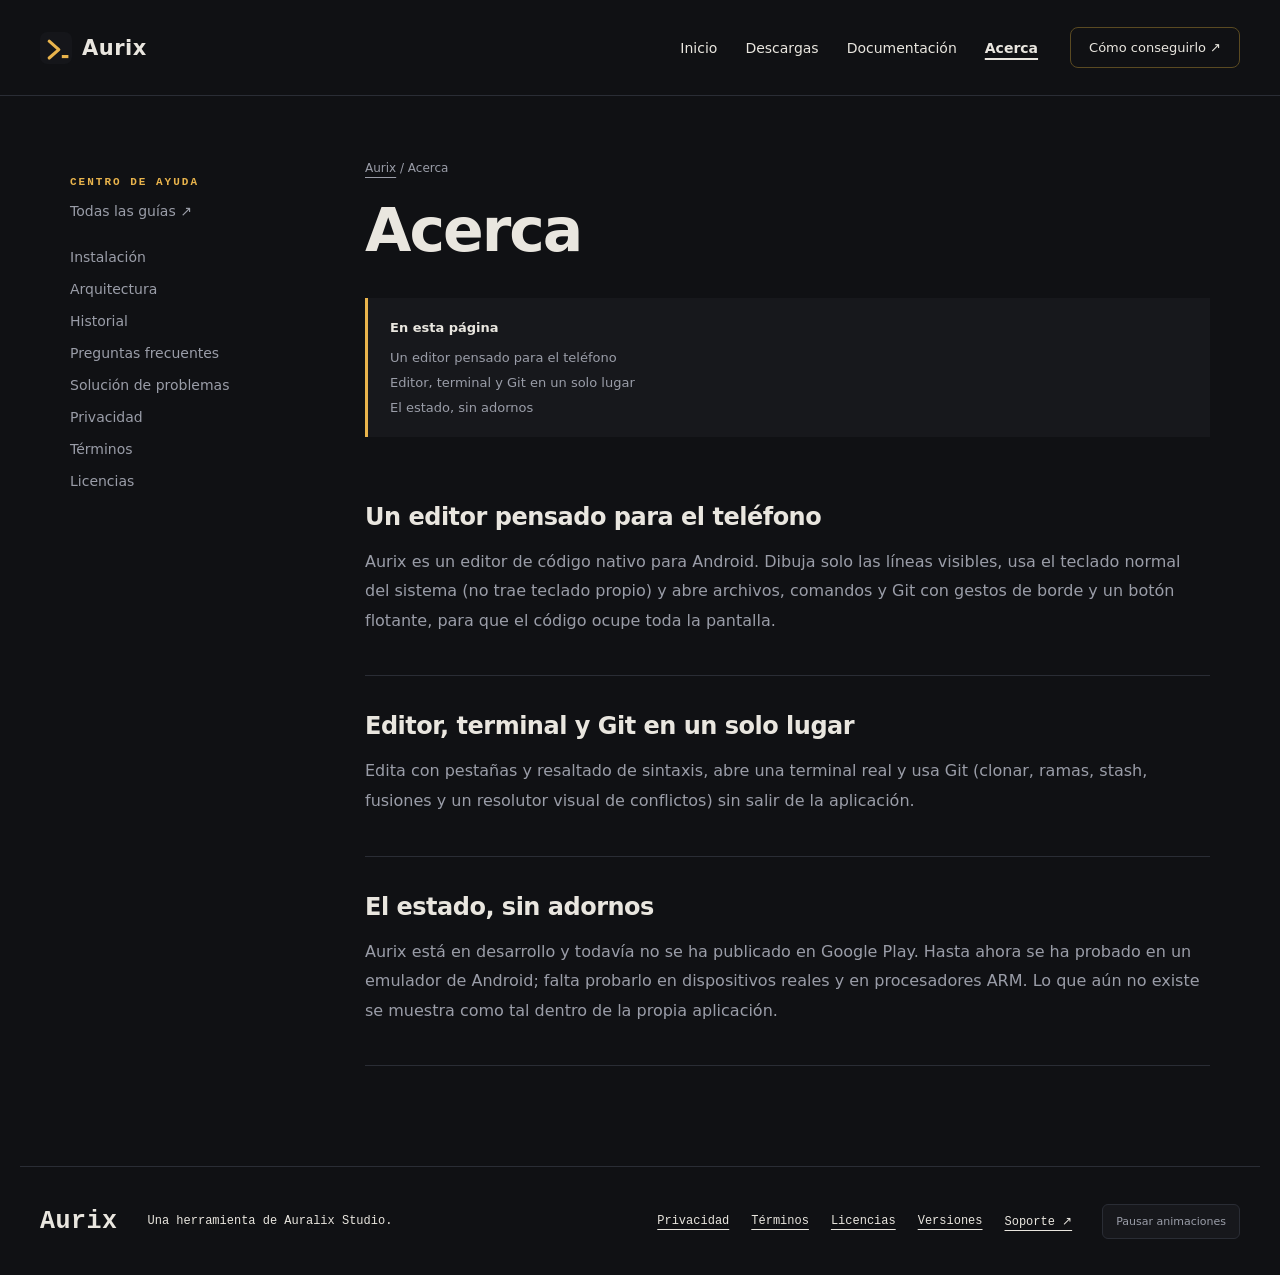
<file: about.html>
<!doctype html><html lang="es"><head><meta charset="utf-8"><meta name="viewport" content="width=device-width,initial-scale=1"><meta name="description" content="Acerca de Aurix. Guías, requisitos y recursos del proyecto."><meta name="theme-color" content="#101114"><meta property="og:title" content="Acerca · Aurix"><meta property="og:description" content="Editor de código para Android con terminal, Git y resaltado para 33 lenguajes. Tu entorno de desarrollo, sin portátil."><meta property="og:type" content="website"><title>Acerca · Aurix</title><link rel="icon" href="assets/mark.svg" type="image/svg+xml"><link rel="stylesheet" href="style.css"><script src="app.js" defer></script><script src="ui.js" defer></script></head><body data-repository="Auralix-Studio/aurix"><a class="skip" href="#content">Ir al contenido</a><header class="header"><a href="index.html" class="brand"><img src="assets/mark.svg" width="32" height="32" alt="">Aurix</a><button class="mobile-menu-btn" aria-label="Menú"><span class="menu-bar"></span><span class="menu-bar"></span><span class="menu-bar"></span></button><nav aria-label="Principal"><a href="index.html">Inicio</a><a href="downloads.html">Descargas</a><a href="docs.html">Documentación</a><a aria-current="page" href="about.html">Acerca</a></nav><a class="header-cta" href="downloads.html">Cómo conseguirlo ↗</a></header><main id="content"><div class="doc-layout"><aside><p class="eyebrow">CENTRO DE AYUDA</p><a href="docs.html">Todas las guías ↗</a><nav aria-label="Guías"><a href="install.html" >Instalación</a><a href="architecture.html" >Arquitectura</a><a href="changelog.html" >Historial</a><a href="faq.html" >Preguntas frecuentes</a><a href="troubleshoot.html" >Solución de problemas</a><a href="privacy.html" >Privacidad</a><a href="terms.html" >Términos</a><a href="license.html" >Licencias</a></nav></aside><article><div class="breadcrumb"><a href="index.html">Aurix</a> / Acerca</div><h1>Acerca</h1><section class="article-section"><h2>Un editor pensado para el teléfono</h2><p>Aurix es un editor de código nativo para Android. Dibuja solo las líneas visibles, usa el teclado normal del sistema (no trae teclado propio) y abre archivos, comandos y Git con gestos de borde y un botón flotante, para que el código ocupe toda la pantalla.</p></section><section class="article-section"><h2>Editor, terminal y Git en un solo lugar</h2><p>Edita con pestañas y resaltado de sintaxis, abre una terminal real y usa Git (clonar, ramas, stash, fusiones y un resolutor visual de conflictos) sin salir de la aplicación.</p></section><section class="article-section"><h2>El estado, sin adornos</h2><p>Aurix está en desarrollo y todavía no se ha publicado en Google Play. Hasta ahora se ha probado en un emulador de Android; falta probarlo en dispositivos reales y en procesadores ARM. Lo que aún no existe se muestra como tal dentro de la propia aplicación.</p></section></article></div></main><footer class="footer"><a class="brand" href="index.html">Aurix</a><p>Una herramienta de Auralix Studio.</p><nav aria-label="Enlaces del pie"><a href="privacy.html">Privacidad</a><a href="terms.html">Términos</a><a href="license.html">Licencias</a><a href="changelog.html">Versiones</a><a href="https://github.com/Auralix-Studio/aurix/issues">Soporte ↗</a></nav></footer></body></html>
</file>
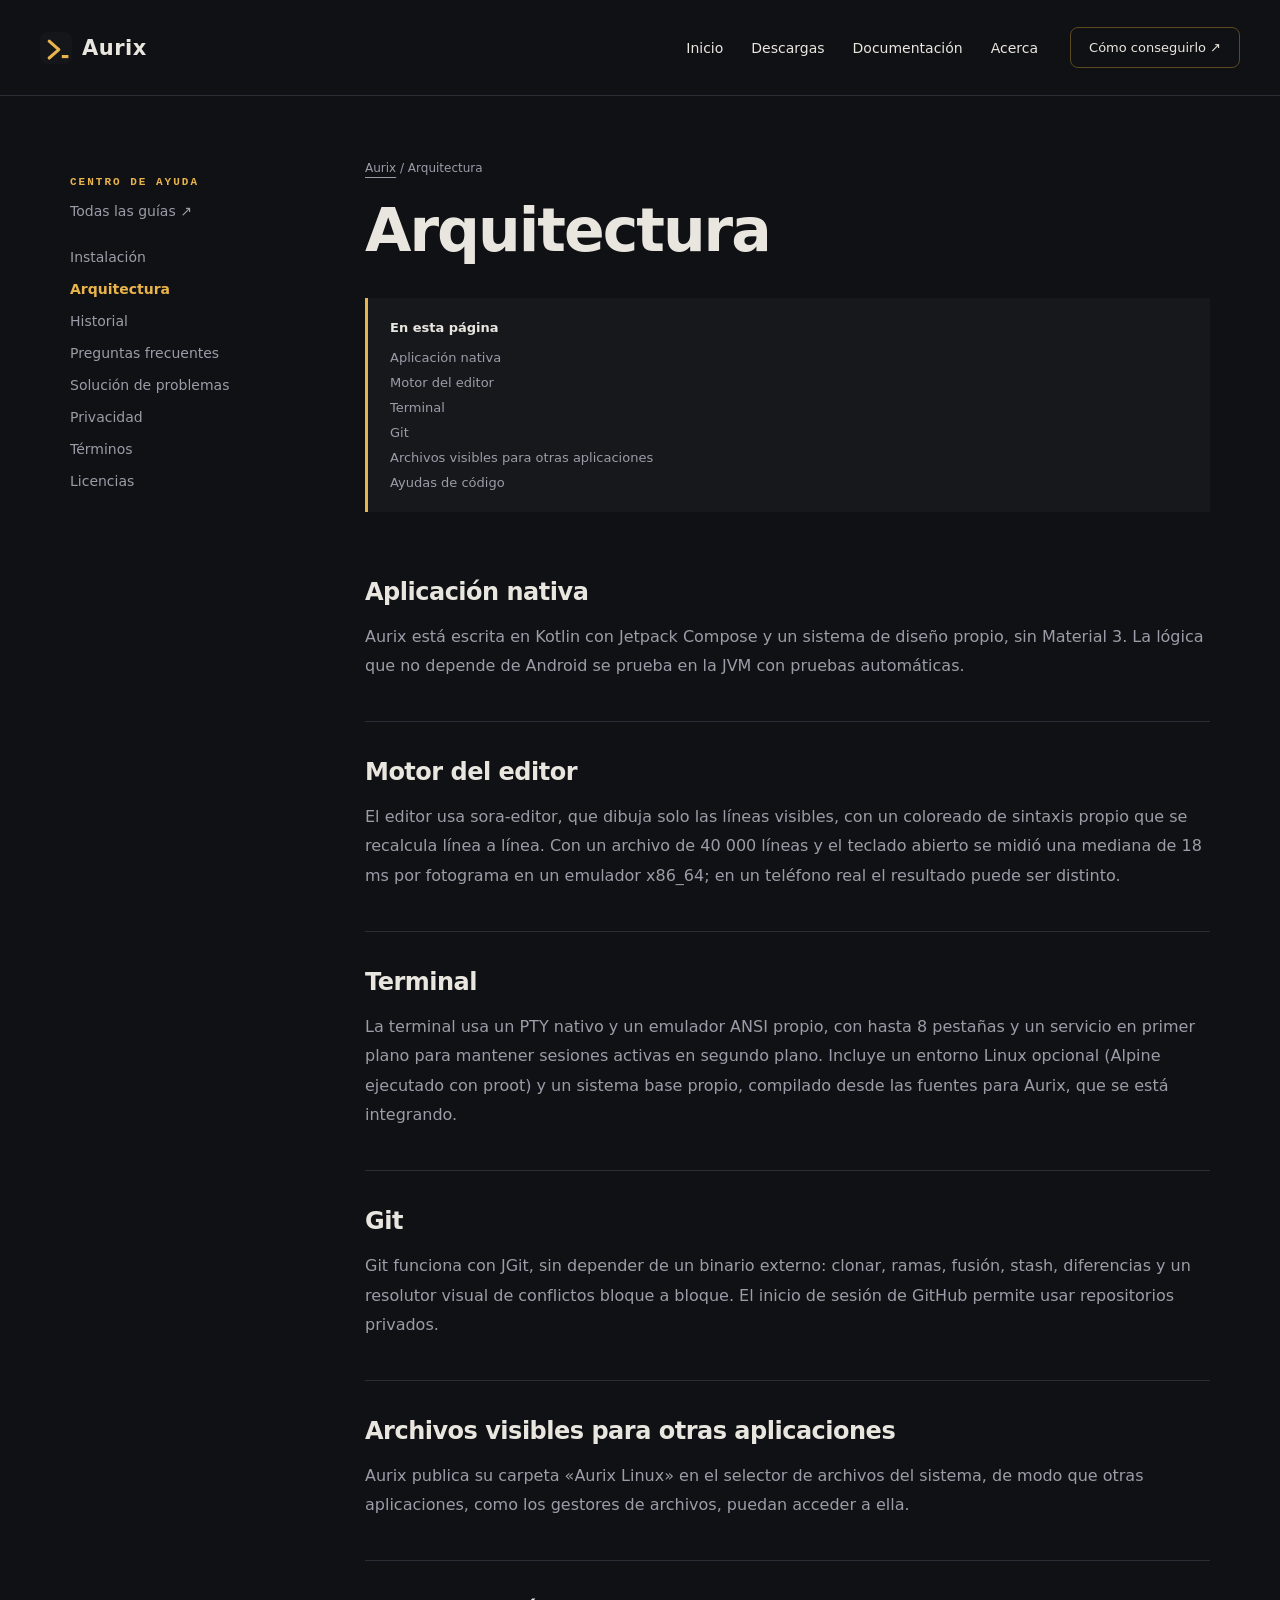
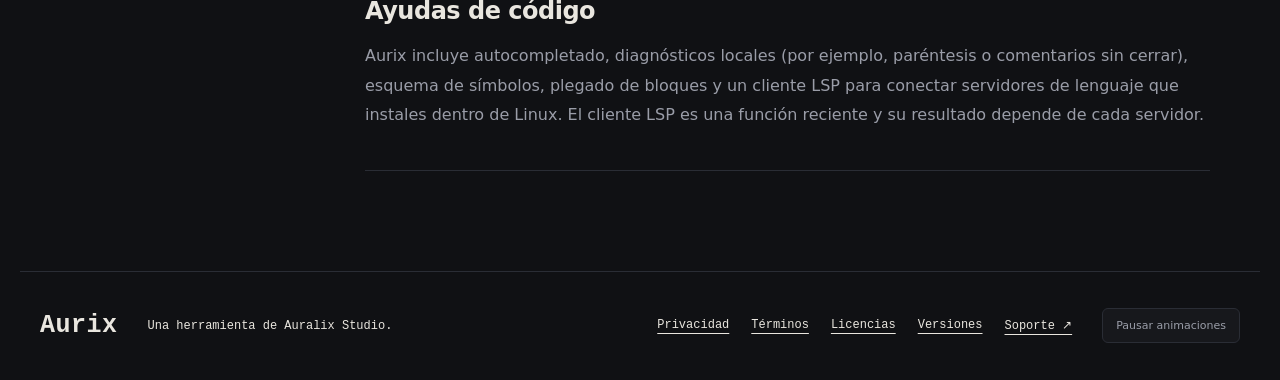
<file: architecture.html>
<!doctype html><html lang="es"><head><meta charset="utf-8"><meta name="viewport" content="width=device-width,initial-scale=1"><meta name="description" content="Arquitectura de Aurix. Guías, requisitos y recursos del proyecto."><meta name="theme-color" content="#101114"><meta property="og:title" content="Arquitectura · Aurix"><meta property="og:description" content="Editor de código para Android con terminal, Git y resaltado para 33 lenguajes. Tu entorno de desarrollo, sin portátil."><meta property="og:type" content="website"><title>Arquitectura · Aurix</title><link rel="icon" href="assets/mark.svg" type="image/svg+xml"><link rel="stylesheet" href="style.css"><script src="app.js" defer></script><script src="ui.js" defer></script></head><body data-repository="Auralix-Studio/aurix"><a class="skip" href="#content">Ir al contenido</a><header class="header"><a href="index.html" class="brand"><img src="assets/mark.svg" width="32" height="32" alt="">Aurix</a><button class="mobile-menu-btn" aria-label="Menú"><span class="menu-bar"></span><span class="menu-bar"></span><span class="menu-bar"></span></button><nav aria-label="Principal"><a href="index.html">Inicio</a><a href="downloads.html">Descargas</a><a href="docs.html">Documentación</a><a href="about.html">Acerca</a></nav><a class="header-cta" href="downloads.html">Cómo conseguirlo ↗</a></header><main id="content"><div class="doc-layout"><aside><p class="eyebrow">CENTRO DE AYUDA</p><a href="docs.html">Todas las guías ↗</a><nav aria-label="Guías"><a href="install.html" >Instalación</a><a href="architecture.html" aria-current="page">Arquitectura</a><a href="changelog.html" >Historial</a><a href="faq.html" >Preguntas frecuentes</a><a href="troubleshoot.html" >Solución de problemas</a><a href="privacy.html" >Privacidad</a><a href="terms.html" >Términos</a><a href="license.html" >Licencias</a></nav></aside><article><div class="breadcrumb"><a href="index.html">Aurix</a> / Arquitectura</div><h1>Arquitectura</h1><section class="article-section"><h2>Aplicación nativa</h2><p>Aurix está escrita en Kotlin con Jetpack Compose y un sistema de diseño propio, sin Material 3. La lógica que no depende de Android se prueba en la JVM con pruebas automáticas.</p></section><section class="article-section"><h2>Motor del editor</h2><p>El editor usa sora-editor, que dibuja solo las líneas visibles, con un coloreado de sintaxis propio que se recalcula línea a línea. Con un archivo de 40 000 líneas y el teclado abierto se midió una mediana de 18 ms por fotograma en un emulador x86_64; en un teléfono real el resultado puede ser distinto.</p></section><section class="article-section"><h2>Terminal</h2><p>La terminal usa un PTY nativo y un emulador ANSI propio, con hasta 8 pestañas y un servicio en primer plano para mantener sesiones activas en segundo plano. Incluye un entorno Linux opcional (Alpine ejecutado con proot) y un sistema base propio, compilado desde las fuentes para Aurix, que se está integrando.</p></section><section class="article-section"><h2>Git</h2><p>Git funciona con JGit, sin depender de un binario externo: clonar, ramas, fusión, stash, diferencias y un resolutor visual de conflictos bloque a bloque. El inicio de sesión de GitHub permite usar repositorios privados.</p></section><section class="article-section"><h2>Archivos visibles para otras aplicaciones</h2><p>Aurix publica su carpeta «Aurix Linux» en el selector de archivos del sistema, de modo que otras aplicaciones, como los gestores de archivos, puedan acceder a ella.</p></section><section class="article-section"><h2>Ayudas de código</h2><p>Aurix incluye autocompletado, diagnósticos locales (por ejemplo, paréntesis o comentarios sin cerrar), esquema de símbolos, plegado de bloques y un cliente LSP para conectar servidores de lenguaje que instales dentro de Linux. El cliente LSP es una función reciente y su resultado depende de cada servidor.</p></section></article></div></main><footer class="footer"><a class="brand" href="index.html">Aurix</a><p>Una herramienta de Auralix Studio.</p><nav aria-label="Enlaces del pie"><a href="privacy.html">Privacidad</a><a href="terms.html">Términos</a><a href="license.html">Licencias</a><a href="changelog.html">Versiones</a><a href="https://github.com/Auralix-Studio/aurix/issues">Soporte ↗</a></nav></footer></body></html>
</file>
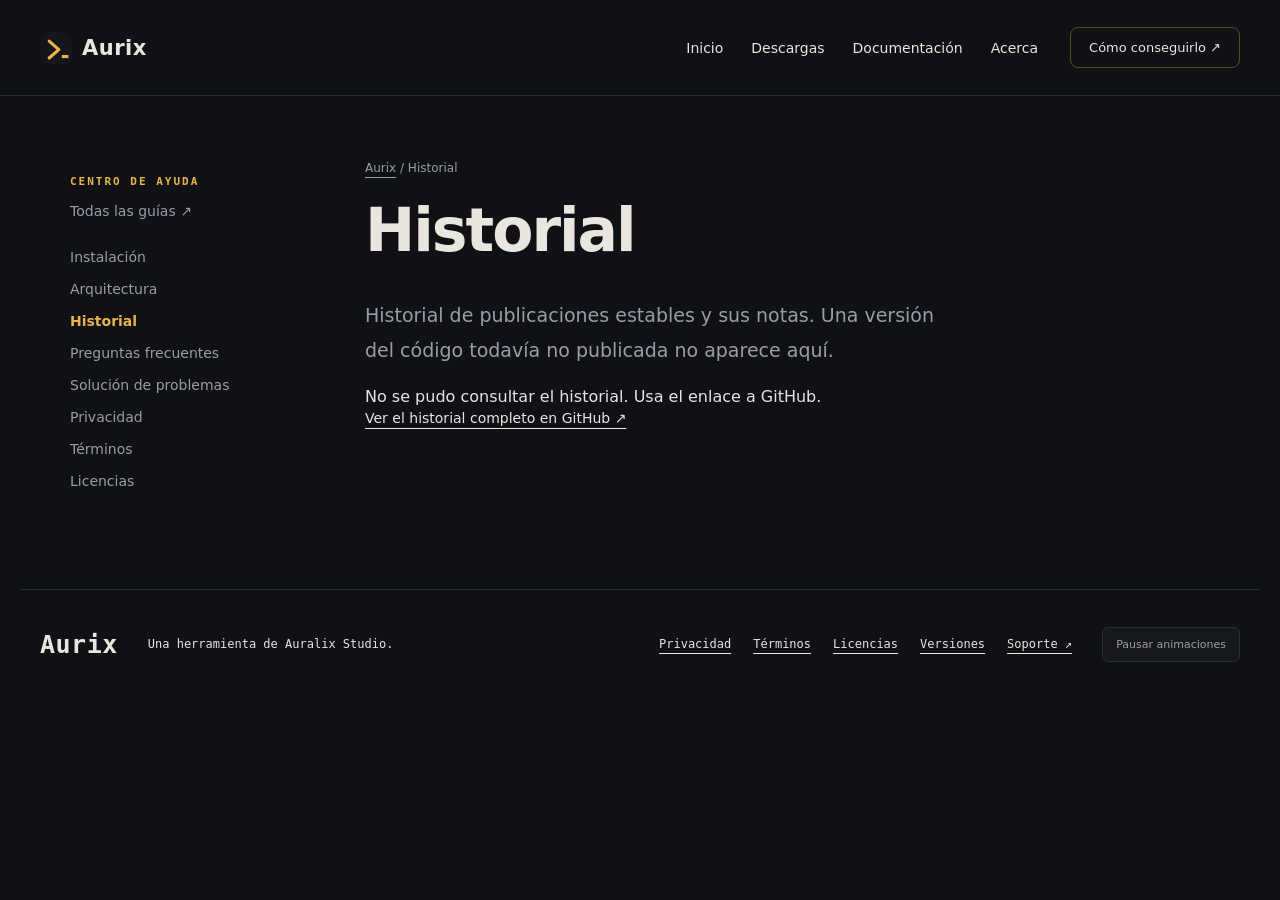
<file: changelog.html>
<!doctype html><html lang="es"><head><meta charset="utf-8"><meta name="viewport" content="width=device-width,initial-scale=1"><meta name="description" content="Historial de Aurix. Guías, requisitos y recursos del proyecto."><meta name="theme-color" content="#101114"><meta property="og:title" content="Historial · Aurix"><meta property="og:description" content="Editor de código para Android con terminal, Git y resaltado para 33 lenguajes. Tu entorno de desarrollo, sin portátil."><meta property="og:type" content="website"><title>Historial · Aurix</title><link rel="icon" href="assets/mark.svg" type="image/svg+xml"><link rel="stylesheet" href="style.css"><script src="app.js" defer></script><script src="ui.js" defer></script></head><body data-repository="Auralix-Studio/aurix"><a class="skip" href="#content">Ir al contenido</a><header class="header"><a href="index.html" class="brand"><img src="assets/mark.svg" width="32" height="32" alt="">Aurix</a><button class="mobile-menu-btn" aria-label="Menú"><span class="menu-bar"></span><span class="menu-bar"></span><span class="menu-bar"></span></button><nav aria-label="Principal"><a href="index.html">Inicio</a><a href="downloads.html">Descargas</a><a href="docs.html">Documentación</a><a href="about.html">Acerca</a></nav><a class="header-cta" href="downloads.html">Cómo conseguirlo ↗</a></header><main id="content"><div class="doc-layout"><aside><p class="eyebrow">CENTRO DE AYUDA</p><a href="docs.html">Todas las guías ↗</a><nav aria-label="Guías"><a href="install.html" >Instalación</a><a href="architecture.html" >Arquitectura</a><a href="changelog.html" aria-current="page">Historial</a><a href="faq.html" >Preguntas frecuentes</a><a href="troubleshoot.html" >Solución de problemas</a><a href="privacy.html" >Privacidad</a><a href="terms.html" >Términos</a><a href="license.html" >Licencias</a></nav></aside><article><div class="breadcrumb"><a href="index.html">Aurix</a> / Historial</div><h1>Historial</h1><p class="lead">Historial de publicaciones estables y sus notas. Una versión del código todavía no publicada no aparece aquí.</p><div id="history" aria-live="polite"><p>Consultando historial…</p></div><a class="text-link" href="https://github.com/Auralix-Studio/aurix/releases">Ver el historial completo en GitHub ↗</a><noscript>Consulta el historial completo mediante el enlace a GitHub.</noscript></article></div></main><footer class="footer"><a class="brand" href="index.html">Aurix</a><p>Una herramienta de Auralix Studio.</p><nav aria-label="Enlaces del pie"><a href="privacy.html">Privacidad</a><a href="terms.html">Términos</a><a href="license.html">Licencias</a><a href="changelog.html">Versiones</a><a href="https://github.com/Auralix-Studio/aurix/issues">Soporte ↗</a></nav></footer></body></html>
</file>
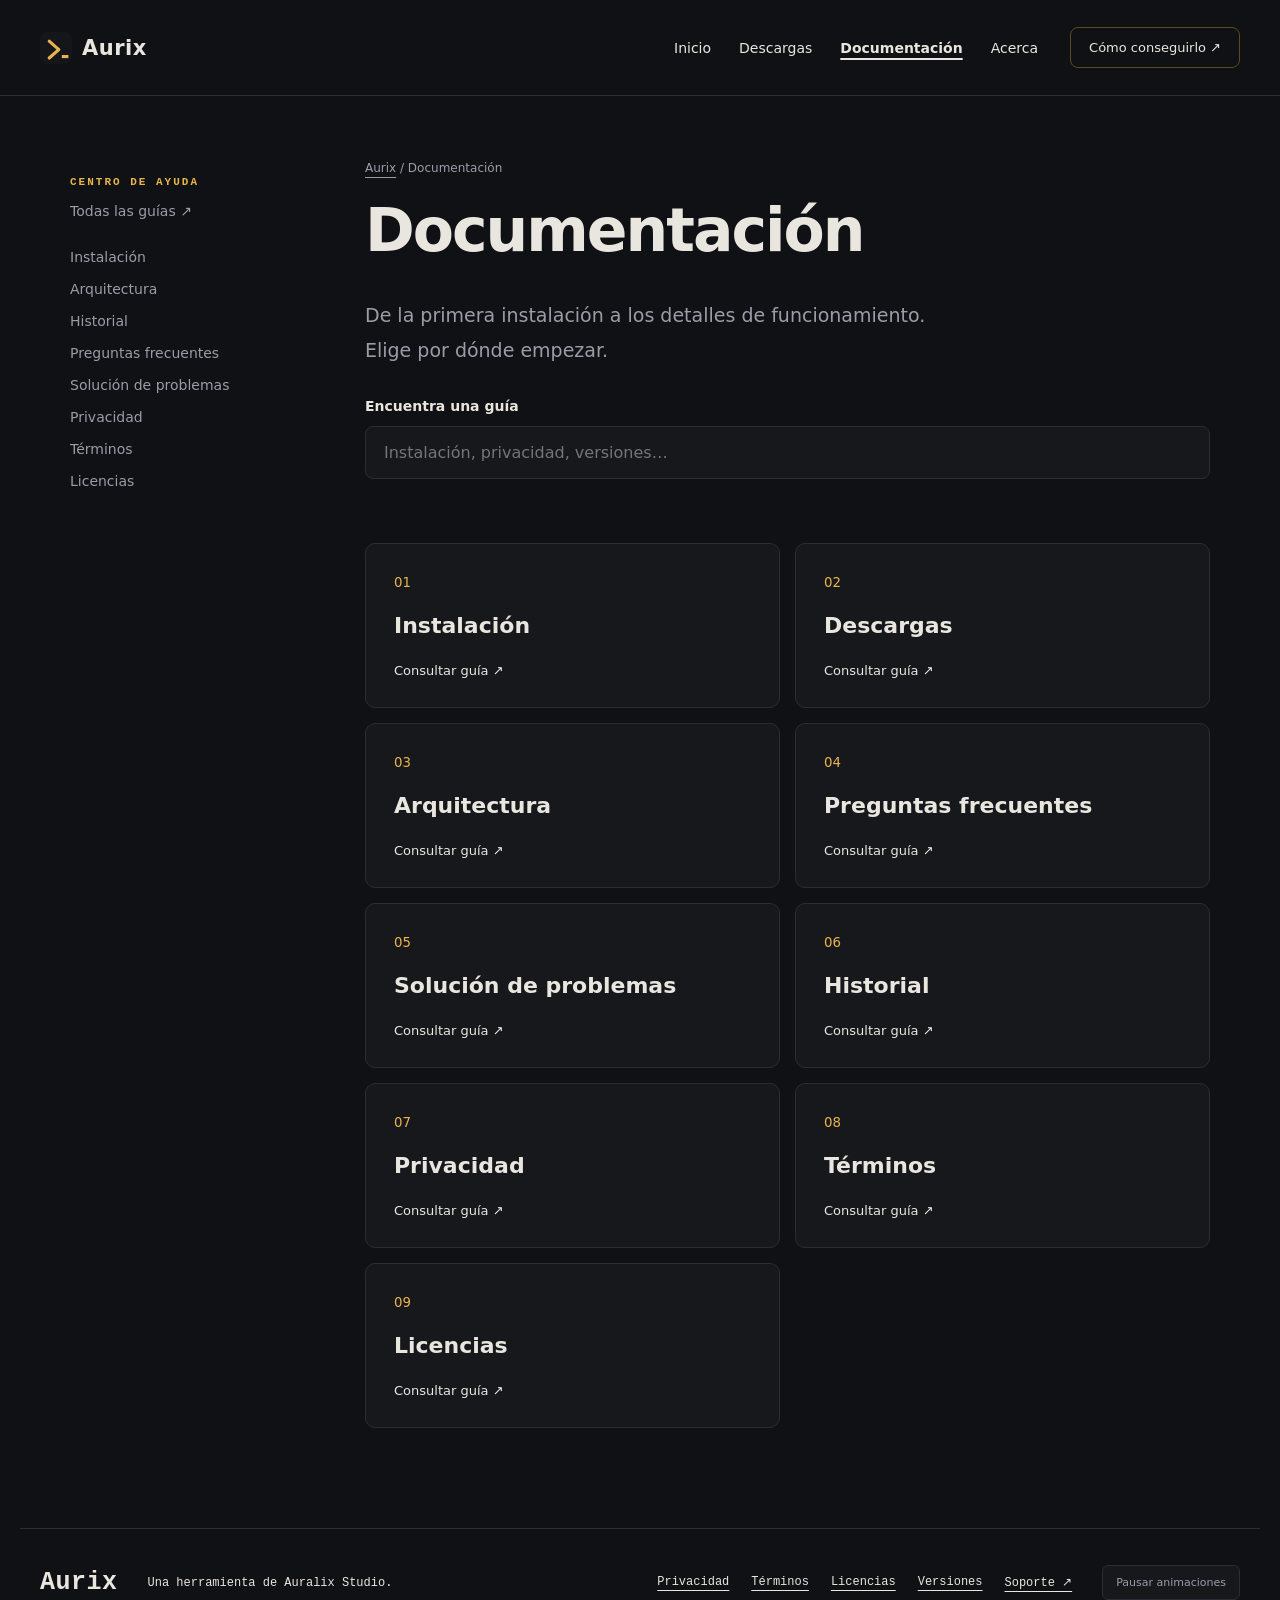
<file: docs.html>
<!doctype html><html lang="es"><head><meta charset="utf-8"><meta name="viewport" content="width=device-width,initial-scale=1"><meta name="description" content="Documentación de Aurix. Guías, requisitos y recursos del proyecto."><meta name="theme-color" content="#101114"><meta property="og:title" content="Documentación · Aurix"><meta property="og:description" content="Editor de código para Android con terminal, Git y resaltado para 33 lenguajes. Tu entorno de desarrollo, sin portátil."><meta property="og:type" content="website"><title>Documentación · Aurix</title><link rel="icon" href="assets/mark.svg" type="image/svg+xml"><link rel="stylesheet" href="style.css"><script src="app.js" defer></script><script src="ui.js" defer></script></head><body data-repository="Auralix-Studio/aurix"><a class="skip" href="#content">Ir al contenido</a><header class="header"><a href="index.html" class="brand"><img src="assets/mark.svg" width="32" height="32" alt="">Aurix</a><button class="mobile-menu-btn" aria-label="Menú"><span class="menu-bar"></span><span class="menu-bar"></span><span class="menu-bar"></span></button><nav aria-label="Principal"><a href="index.html">Inicio</a><a href="downloads.html">Descargas</a><a aria-current="page" href="docs.html">Documentación</a><a href="about.html">Acerca</a></nav><a class="header-cta" href="downloads.html">Cómo conseguirlo ↗</a></header><main id="content"><div class="doc-layout"><aside><p class="eyebrow">CENTRO DE AYUDA</p><a href="docs.html">Todas las guías ↗</a><nav aria-label="Guías"><a href="install.html" >Instalación</a><a href="architecture.html" >Arquitectura</a><a href="changelog.html" >Historial</a><a href="faq.html" >Preguntas frecuentes</a><a href="troubleshoot.html" >Solución de problemas</a><a href="privacy.html" >Privacidad</a><a href="terms.html" >Términos</a><a href="license.html" >Licencias</a></nav></aside><article><div class="breadcrumb"><a href="index.html">Aurix</a> / Documentación</div><h1>Documentación</h1><p class="lead">De la primera instalación a los detalles de funcionamiento. Elige por dónde empezar.</p><div class="doc-grid"><a class="doc-card" href="install.html"><small>01</small><h2>Instalación</h2><span>Consultar guía ↗</span></a><a class="doc-card" href="downloads.html"><small>02</small><h2>Descargas</h2><span>Consultar guía ↗</span></a><a class="doc-card" href="architecture.html"><small>03</small><h2>Arquitectura</h2><span>Consultar guía ↗</span></a><a class="doc-card" href="faq.html"><small>04</small><h2>Preguntas frecuentes</h2><span>Consultar guía ↗</span></a><a class="doc-card" href="troubleshoot.html"><small>05</small><h2>Solución de problemas</h2><span>Consultar guía ↗</span></a><a class="doc-card" href="changelog.html"><small>06</small><h2>Historial</h2><span>Consultar guía ↗</span></a><a class="doc-card" href="privacy.html"><small>07</small><h2>Privacidad</h2><span>Consultar guía ↗</span></a><a class="doc-card" href="terms.html"><small>08</small><h2>Términos</h2><span>Consultar guía ↗</span></a><a class="doc-card" href="license.html"><small>09</small><h2>Licencias</h2><span>Consultar guía ↗</span></a></div></article></div></main><footer class="footer"><a class="brand" href="index.html">Aurix</a><p>Una herramienta de Auralix Studio.</p><nav aria-label="Enlaces del pie"><a href="privacy.html">Privacidad</a><a href="terms.html">Términos</a><a href="license.html">Licencias</a><a href="changelog.html">Versiones</a><a href="https://github.com/Auralix-Studio/aurix/issues">Soporte ↗</a></nav></footer></body></html>
</file>
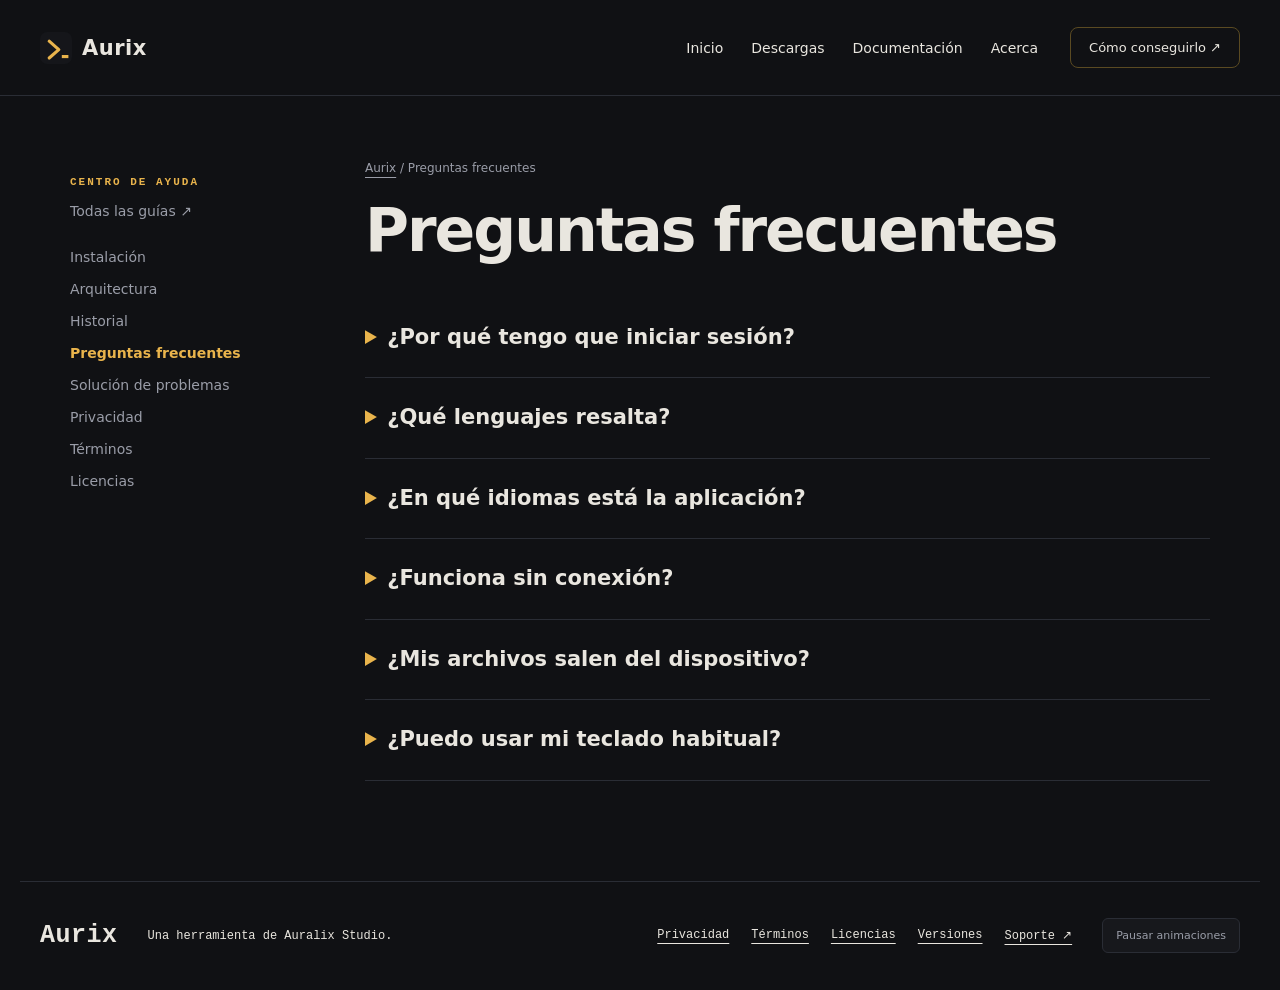
<file: faq.html>
<!doctype html><html lang="es"><head><meta charset="utf-8"><meta name="viewport" content="width=device-width,initial-scale=1"><meta name="description" content="Preguntas frecuentes de Aurix. Guías, requisitos y recursos del proyecto."><meta name="theme-color" content="#101114"><meta property="og:title" content="Preguntas frecuentes · Aurix"><meta property="og:description" content="Editor de código para Android con terminal, Git y resaltado para 33 lenguajes. Tu entorno de desarrollo, sin portátil."><meta property="og:type" content="website"><title>Preguntas frecuentes · Aurix</title><link rel="icon" href="assets/mark.svg" type="image/svg+xml"><link rel="stylesheet" href="style.css"><script src="app.js" defer></script><script src="ui.js" defer></script></head><body data-repository="Auralix-Studio/aurix"><a class="skip" href="#content">Ir al contenido</a><header class="header"><a href="index.html" class="brand"><img src="assets/mark.svg" width="32" height="32" alt="">Aurix</a><button class="mobile-menu-btn" aria-label="Menú"><span class="menu-bar"></span><span class="menu-bar"></span><span class="menu-bar"></span></button><nav aria-label="Principal"><a href="index.html">Inicio</a><a href="downloads.html">Descargas</a><a href="docs.html">Documentación</a><a href="about.html">Acerca</a></nav><a class="header-cta" href="downloads.html">Cómo conseguirlo ↗</a></header><main id="content"><div class="doc-layout"><aside><p class="eyebrow">CENTRO DE AYUDA</p><a href="docs.html">Todas las guías ↗</a><nav aria-label="Guías"><a href="install.html" >Instalación</a><a href="architecture.html" >Arquitectura</a><a href="changelog.html" >Historial</a><a href="faq.html" aria-current="page">Preguntas frecuentes</a><a href="troubleshoot.html" >Solución de problemas</a><a href="privacy.html" >Privacidad</a><a href="terms.html" >Términos</a><a href="license.html" >Licencias</a></nav></aside><article><div class="breadcrumb"><a href="index.html">Aurix</a> / Preguntas frecuentes</div><h1>Preguntas frecuentes</h1><section class="article-section"><h2>¿Por qué tengo que iniciar sesión?</h2><p>Aurix exige iniciar sesión con Google o con GitHub. Con GitHub, además, puedes clonar repositorios privados y subir cambios. Aurix no crea cuentas propias ni guarda tus datos en servidores de Auralix Studio.</p></section><section class="article-section"><h2>¿Qué lenguajes resalta?</h2><p>Treinta y tres: Kotlin, Java, Rust, JavaScript, TypeScript, Python, Go, C, C++, Dart, SQL, Shell, JSON, YAML, TOML, CSS, HTML, Markdown, Ruby, PHP, Lua, C#, Swift, Perl, PowerShell, R, Groovy, Scala, Haskell, Julia, Dockerfile, Makefile y Batch.</p></section><section class="article-section"><h2>¿En qué idiomas está la aplicación?</h2><p>En inglés, español, portugués, francés y alemán.</p></section><section class="article-section"><h2>¿Funciona sin conexión?</h2><p>Editar, buscar y usar la terminal del sistema no necesitan Internet. Iniciar sesión, clonar, hacer pull o push y descargar la imagen de Linux sí.</p></section><section class="article-section"><h2>¿Mis archivos salen del dispositivo?</h2><p>No, salvo lo que tú envíes, por ejemplo con git push. Aurix no sube tus archivos a servidores propios.</p></section><section class="article-section"><h2>¿Puedo usar mi teclado habitual?</h2><p>Sí. Aurix usa el teclado normal del sistema, el que ya tengas instalado. Opcionalmente muestra una fila de símbolos cuando el teclado está abierto.</p></section></article></div></main><footer class="footer"><a class="brand" href="index.html">Aurix</a><p>Una herramienta de Auralix Studio.</p><nav aria-label="Enlaces del pie"><a href="privacy.html">Privacidad</a><a href="terms.html">Términos</a><a href="license.html">Licencias</a><a href="changelog.html">Versiones</a><a href="https://github.com/Auralix-Studio/aurix/issues">Soporte ↗</a></nav></footer></body></html>
</file>
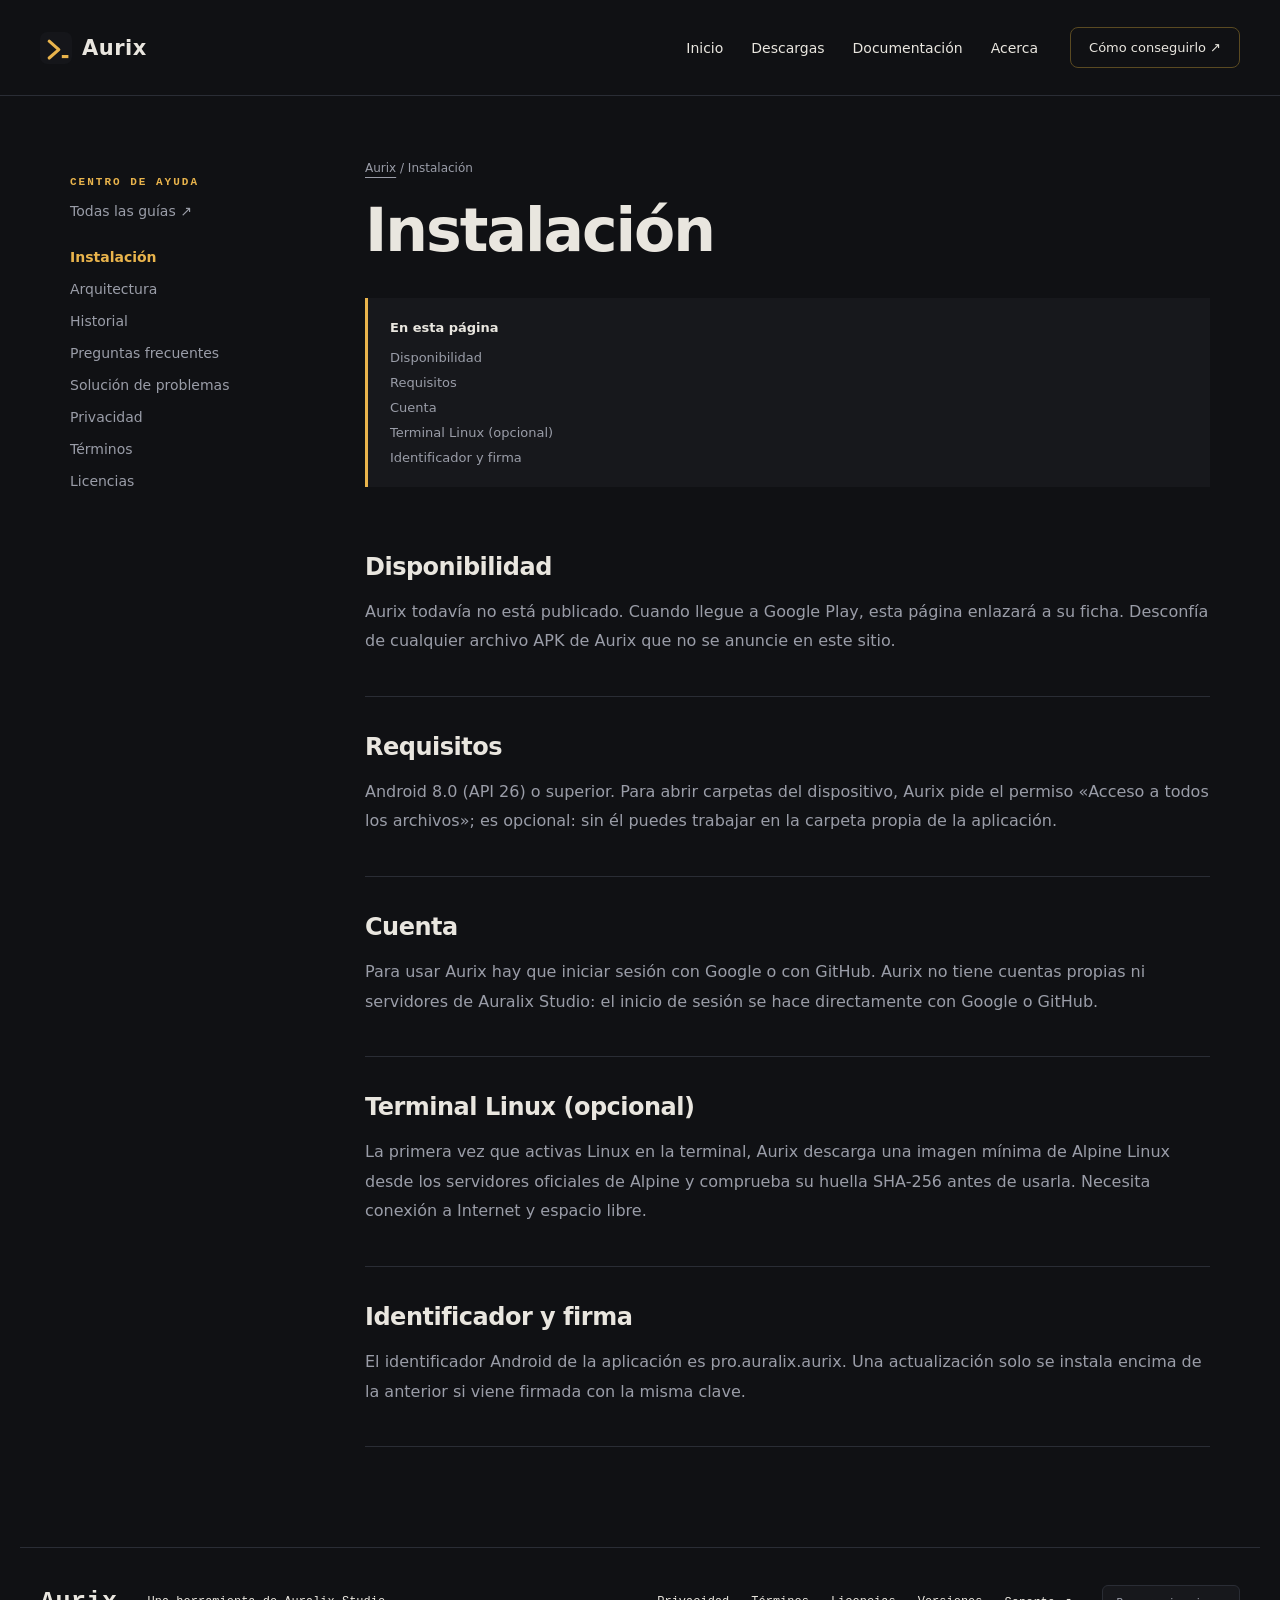
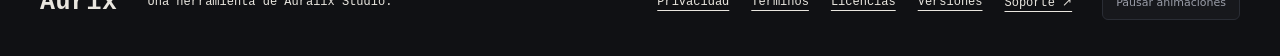
<file: install.html>
<!doctype html><html lang="es"><head><meta charset="utf-8"><meta name="viewport" content="width=device-width,initial-scale=1"><meta name="description" content="Instalación de Aurix. Guías, requisitos y recursos del proyecto."><meta name="theme-color" content="#101114"><meta property="og:title" content="Instalación · Aurix"><meta property="og:description" content="Editor de código para Android con terminal, Git y resaltado para 33 lenguajes. Tu entorno de desarrollo, sin portátil."><meta property="og:type" content="website"><title>Instalación · Aurix</title><link rel="icon" href="assets/mark.svg" type="image/svg+xml"><link rel="stylesheet" href="style.css"><script src="app.js" defer></script><script src="ui.js" defer></script></head><body data-repository="Auralix-Studio/aurix"><a class="skip" href="#content">Ir al contenido</a><header class="header"><a href="index.html" class="brand"><img src="assets/mark.svg" width="32" height="32" alt="">Aurix</a><button class="mobile-menu-btn" aria-label="Menú"><span class="menu-bar"></span><span class="menu-bar"></span><span class="menu-bar"></span></button><nav aria-label="Principal"><a href="index.html">Inicio</a><a href="downloads.html">Descargas</a><a href="docs.html">Documentación</a><a href="about.html">Acerca</a></nav><a class="header-cta" href="downloads.html">Cómo conseguirlo ↗</a></header><main id="content"><div class="doc-layout"><aside><p class="eyebrow">CENTRO DE AYUDA</p><a href="docs.html">Todas las guías ↗</a><nav aria-label="Guías"><a href="install.html" aria-current="page">Instalación</a><a href="architecture.html" >Arquitectura</a><a href="changelog.html" >Historial</a><a href="faq.html" >Preguntas frecuentes</a><a href="troubleshoot.html" >Solución de problemas</a><a href="privacy.html" >Privacidad</a><a href="terms.html" >Términos</a><a href="license.html" >Licencias</a></nav></aside><article><div class="breadcrumb"><a href="index.html">Aurix</a> / Instalación</div><h1>Instalación</h1><section class="article-section"><h2>Disponibilidad</h2><p>Aurix todavía no está publicado. Cuando llegue a Google Play, esta página enlazará a su ficha. Desconfía de cualquier archivo APK de Aurix que no se anuncie en este sitio.</p></section><section class="article-section"><h2>Requisitos</h2><p>Android 8.0 (API 26) o superior. Para abrir carpetas del dispositivo, Aurix pide el permiso «Acceso a todos los archivos»; es opcional: sin él puedes trabajar en la carpeta propia de la aplicación.</p></section><section class="article-section"><h2>Cuenta</h2><p>Para usar Aurix hay que iniciar sesión con Google o con GitHub. Aurix no tiene cuentas propias ni servidores de Auralix Studio: el inicio de sesión se hace directamente con Google o GitHub.</p></section><section class="article-section"><h2>Terminal Linux (opcional)</h2><p>La primera vez que activas Linux en la terminal, Aurix descarga una imagen mínima de Alpine Linux desde los servidores oficiales de Alpine y comprueba su huella SHA-256 antes de usarla. Necesita conexión a Internet y espacio libre.</p></section><section class="article-section"><h2>Identificador y firma</h2><p>El identificador Android de la aplicación es pro.auralix.aurix. Una actualización solo se instala encima de la anterior si viene firmada con la misma clave.</p></section></article></div></main><footer class="footer"><a class="brand" href="index.html">Aurix</a><p>Una herramienta de Auralix Studio.</p><nav aria-label="Enlaces del pie"><a href="privacy.html">Privacidad</a><a href="terms.html">Términos</a><a href="license.html">Licencias</a><a href="changelog.html">Versiones</a><a href="https://github.com/Auralix-Studio/aurix/issues">Soporte ↗</a></nav></footer></body></html>
</file>
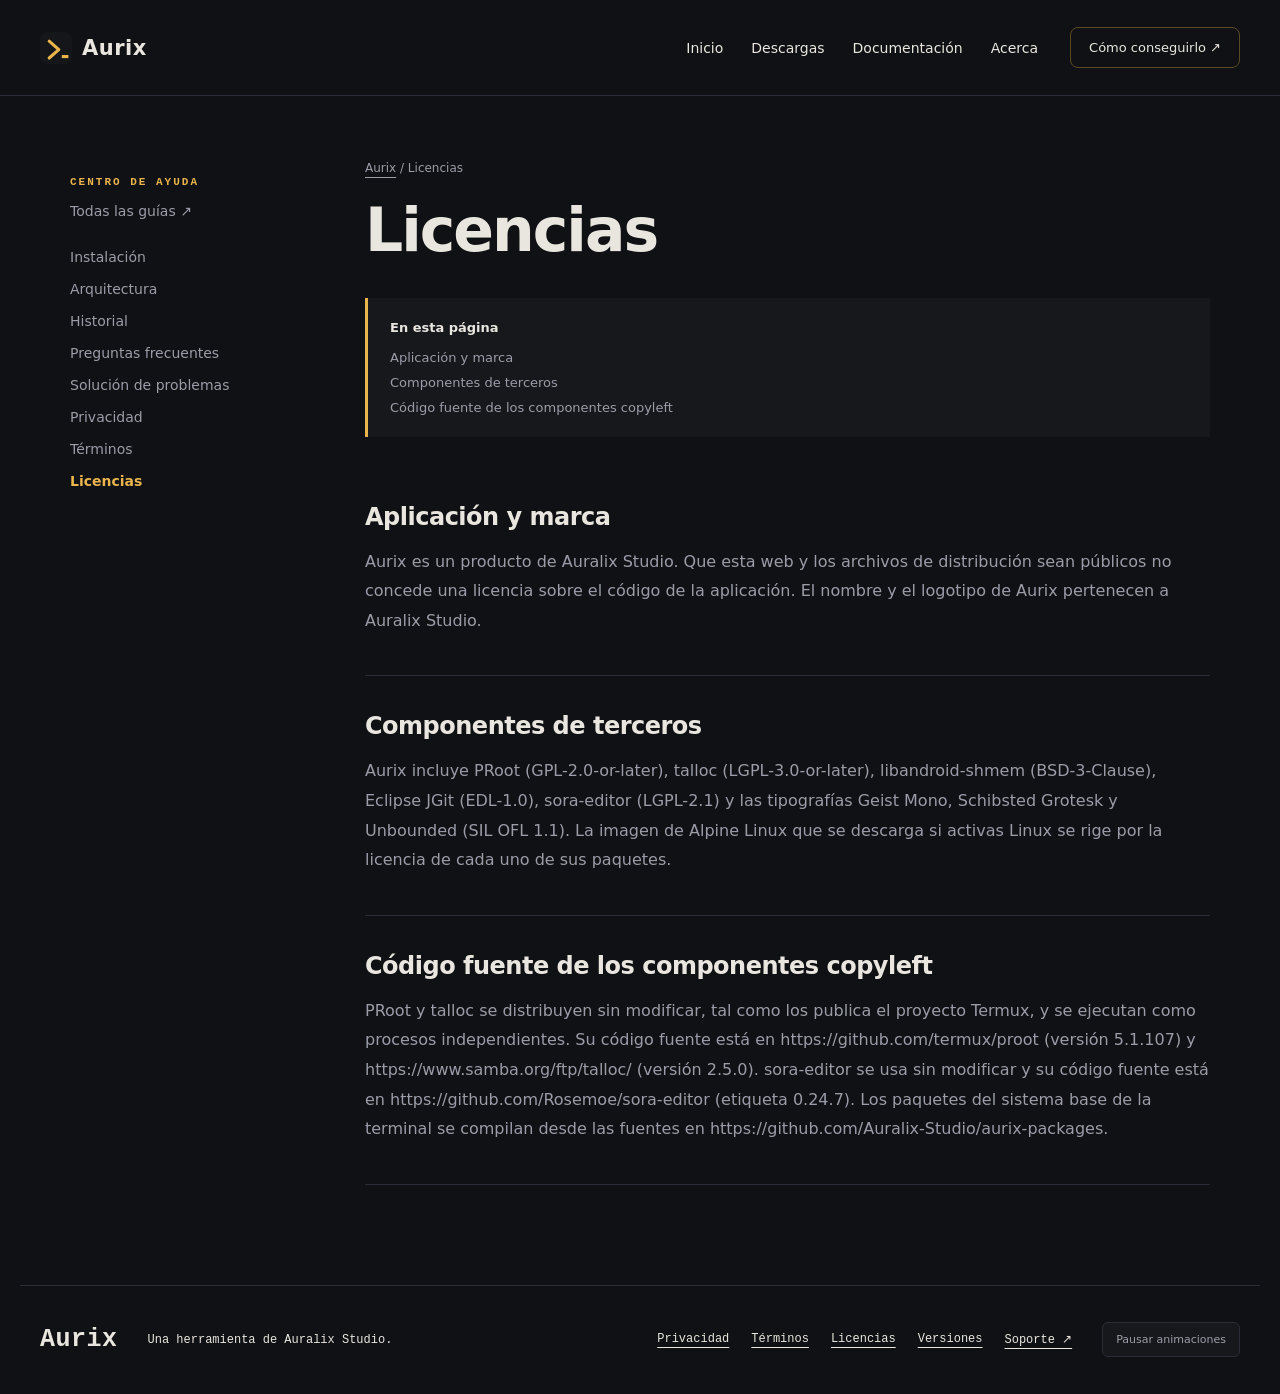
<file: license.html>
<!doctype html><html lang="es"><head><meta charset="utf-8"><meta name="viewport" content="width=device-width,initial-scale=1"><meta name="description" content="Licencias de Aurix. Guías, requisitos y recursos del proyecto."><meta name="theme-color" content="#101114"><meta property="og:title" content="Licencias · Aurix"><meta property="og:description" content="Editor de código para Android con terminal, Git y resaltado para 33 lenguajes. Tu entorno de desarrollo, sin portátil."><meta property="og:type" content="website"><title>Licencias · Aurix</title><link rel="icon" href="assets/mark.svg" type="image/svg+xml"><link rel="stylesheet" href="style.css"><script src="app.js" defer></script><script src="ui.js" defer></script></head><body data-repository="Auralix-Studio/aurix"><a class="skip" href="#content">Ir al contenido</a><header class="header"><a href="index.html" class="brand"><img src="assets/mark.svg" width="32" height="32" alt="">Aurix</a><button class="mobile-menu-btn" aria-label="Menú"><span class="menu-bar"></span><span class="menu-bar"></span><span class="menu-bar"></span></button><nav aria-label="Principal"><a href="index.html">Inicio</a><a href="downloads.html">Descargas</a><a href="docs.html">Documentación</a><a href="about.html">Acerca</a></nav><a class="header-cta" href="downloads.html">Cómo conseguirlo ↗</a></header><main id="content"><div class="doc-layout"><aside><p class="eyebrow">CENTRO DE AYUDA</p><a href="docs.html">Todas las guías ↗</a><nav aria-label="Guías"><a href="install.html" >Instalación</a><a href="architecture.html" >Arquitectura</a><a href="changelog.html" >Historial</a><a href="faq.html" >Preguntas frecuentes</a><a href="troubleshoot.html" >Solución de problemas</a><a href="privacy.html" >Privacidad</a><a href="terms.html" >Términos</a><a href="license.html" aria-current="page">Licencias</a></nav></aside><article><div class="breadcrumb"><a href="index.html">Aurix</a> / Licencias</div><h1>Licencias</h1><section class="article-section"><h2>Aplicación y marca</h2><p>Aurix es un producto de Auralix Studio. Que esta web y los archivos de distribución sean públicos no concede una licencia sobre el código de la aplicación. El nombre y el logotipo de Aurix pertenecen a Auralix Studio.</p></section><section class="article-section"><h2>Componentes de terceros</h2><p>Aurix incluye PRoot (GPL-2.0-or-later), talloc (LGPL-3.0-or-later), libandroid-shmem (BSD-3-Clause), Eclipse JGit (EDL-1.0), sora-editor (LGPL-2.1) y las tipografías Geist Mono, Schibsted Grotesk y Unbounded (SIL OFL 1.1). La imagen de Alpine Linux que se descarga si activas Linux se rige por la licencia de cada uno de sus paquetes.</p></section><section class="article-section"><h2>Código fuente de los componentes copyleft</h2><p>PRoot y talloc se distribuyen sin modificar, tal como los publica el proyecto Termux, y se ejecutan como procesos independientes. Su código fuente está en https://github.com/termux/proot (versión 5.1.107) y https://www.samba.org/ftp/talloc/ (versión 2.5.0). sora-editor se usa sin modificar y su código fuente está en https://github.com/Rosemoe/sora-editor (etiqueta 0.24.7). Los paquetes del sistema base de la terminal se compilan desde las fuentes en https://github.com/Auralix-Studio/aurix-packages.</p></section></article></div></main><footer class="footer"><a class="brand" href="index.html">Aurix</a><p>Una herramienta de Auralix Studio.</p><nav aria-label="Enlaces del pie"><a href="privacy.html">Privacidad</a><a href="terms.html">Términos</a><a href="license.html">Licencias</a><a href="changelog.html">Versiones</a><a href="https://github.com/Auralix-Studio/aurix/issues">Soporte ↗</a></nav></footer></body></html>
</file>
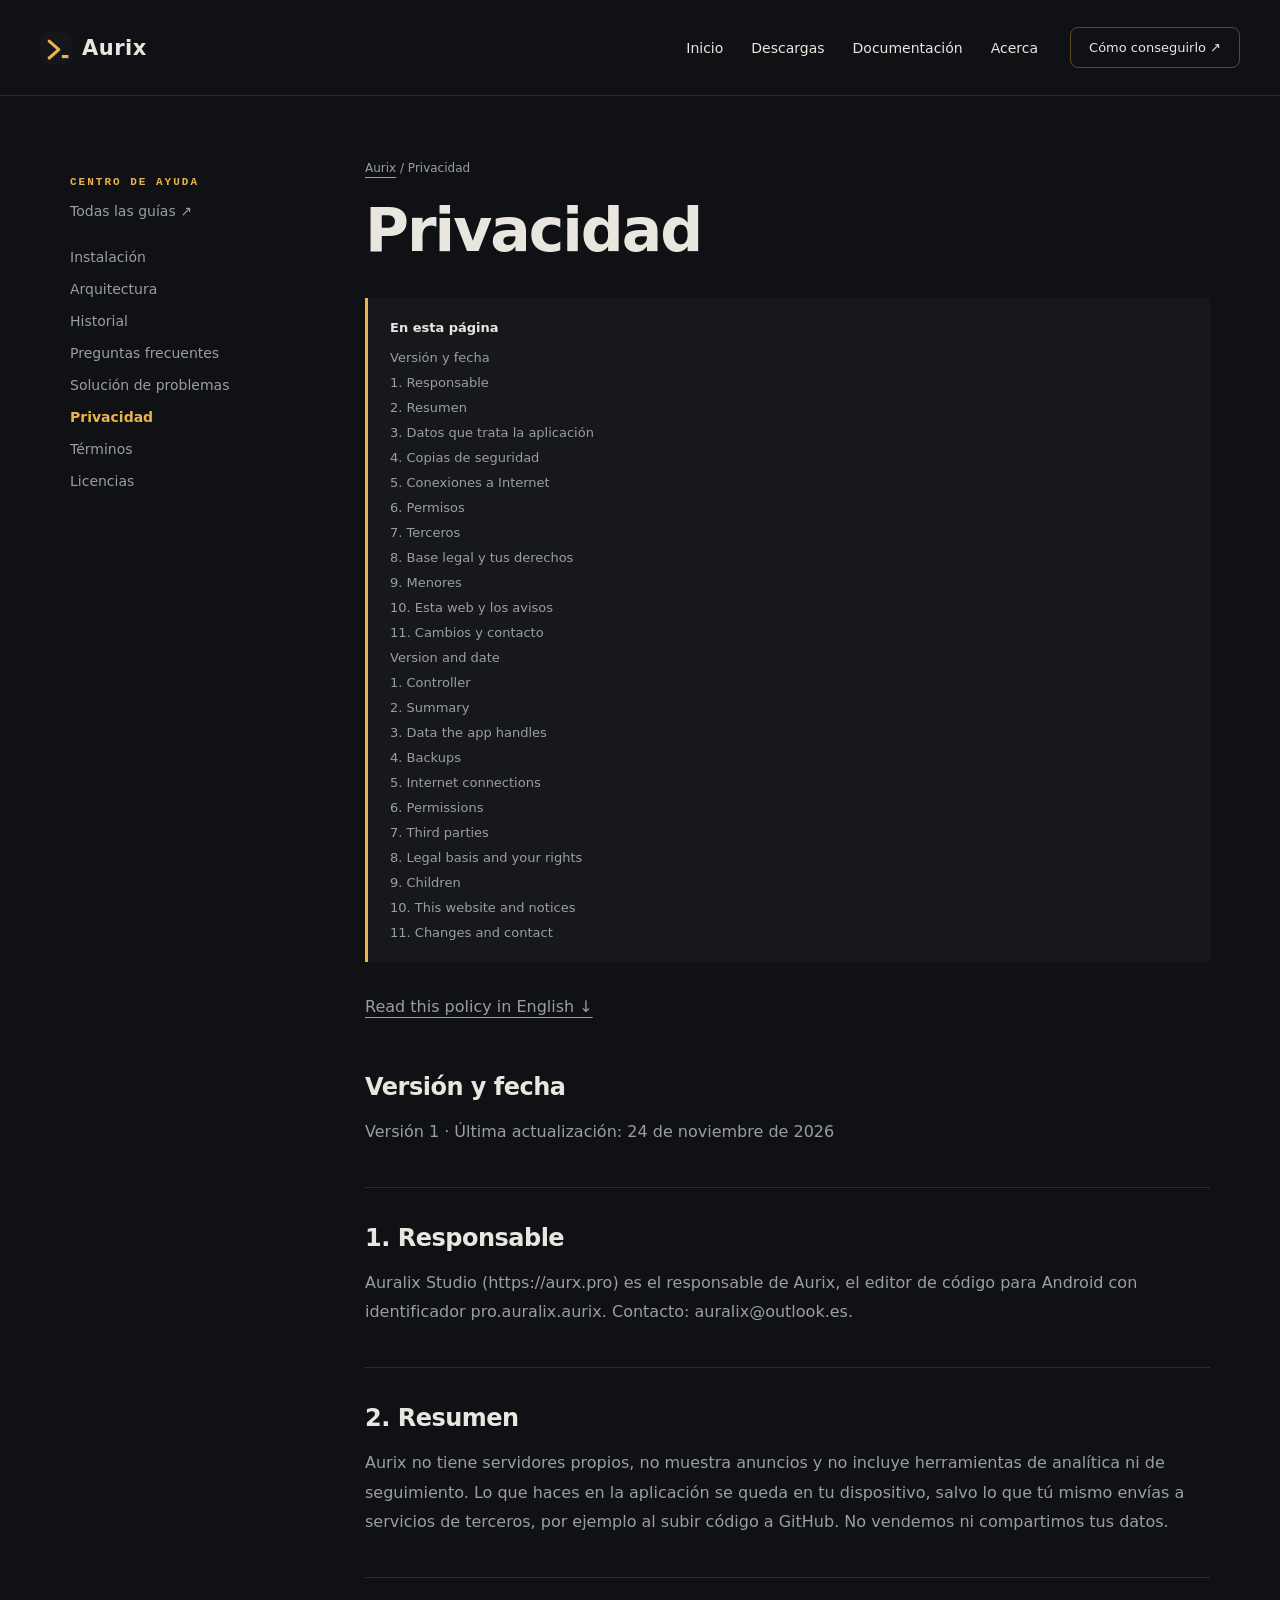
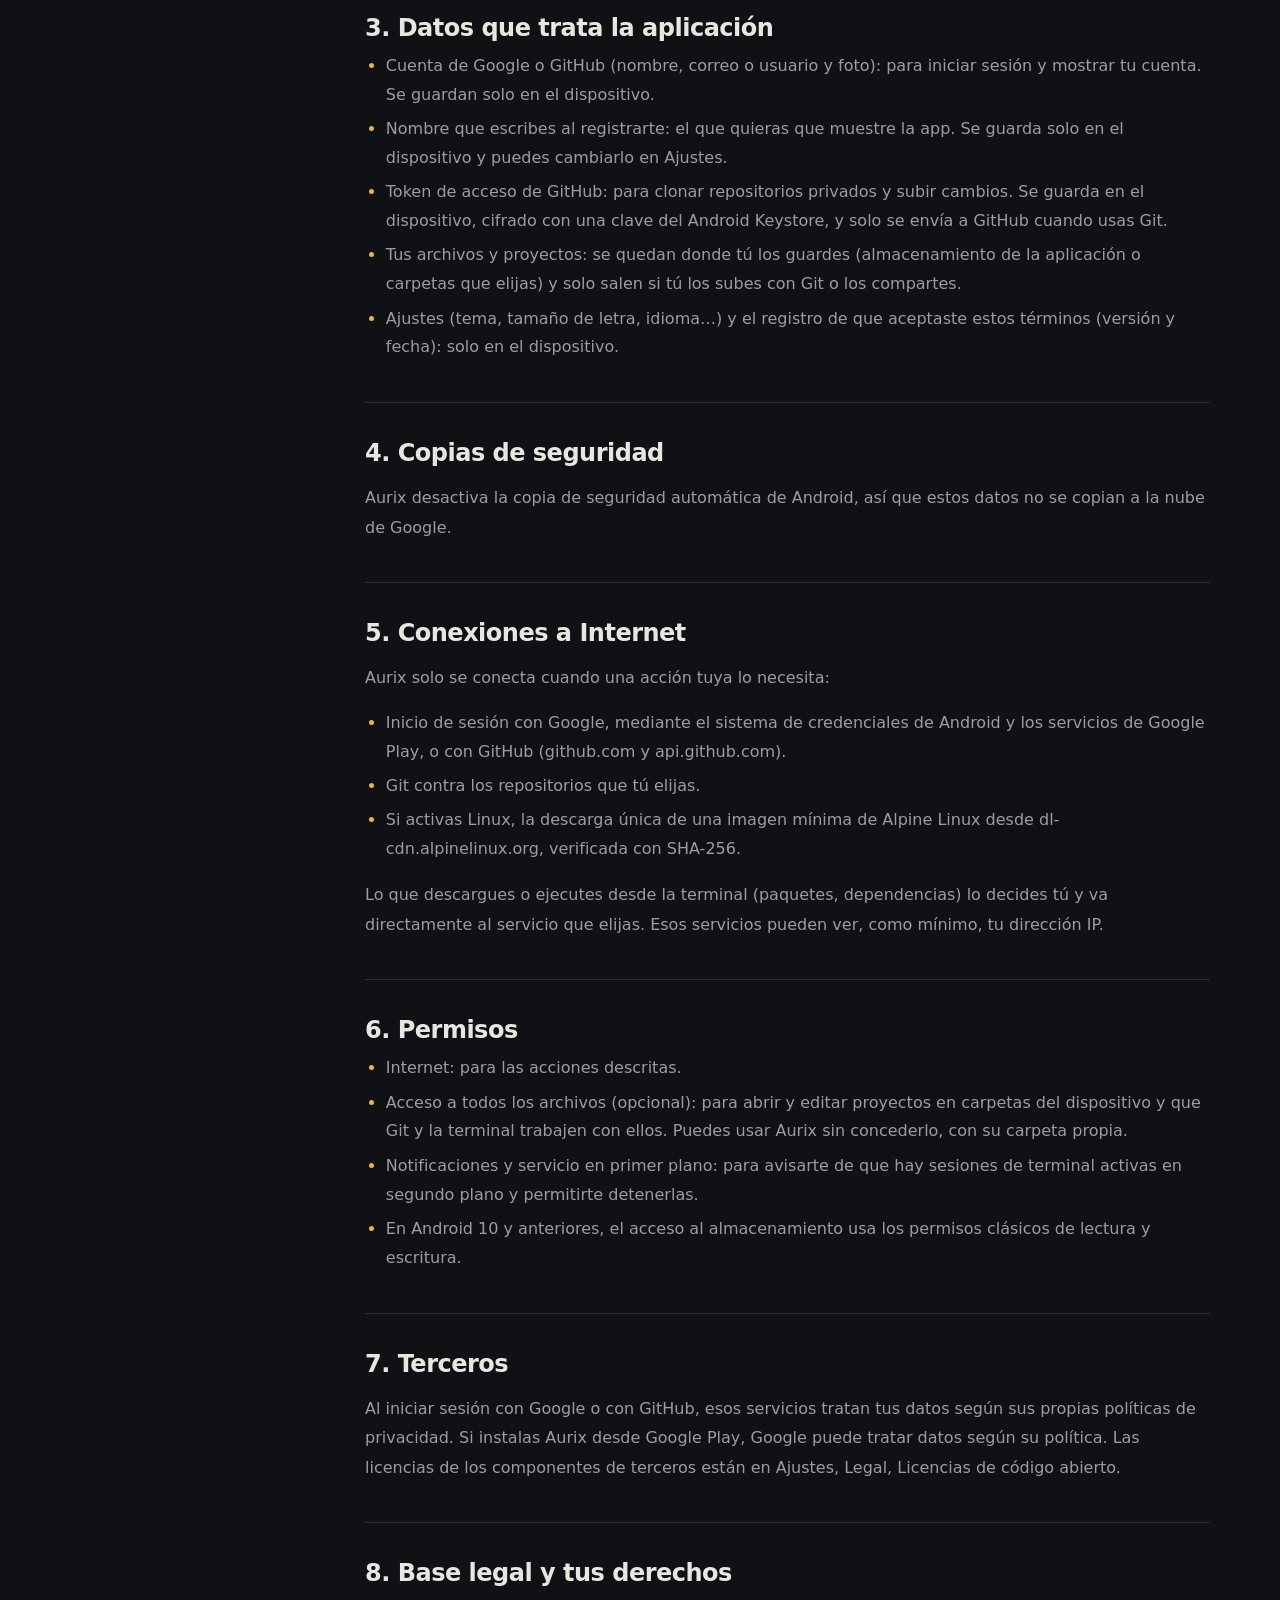
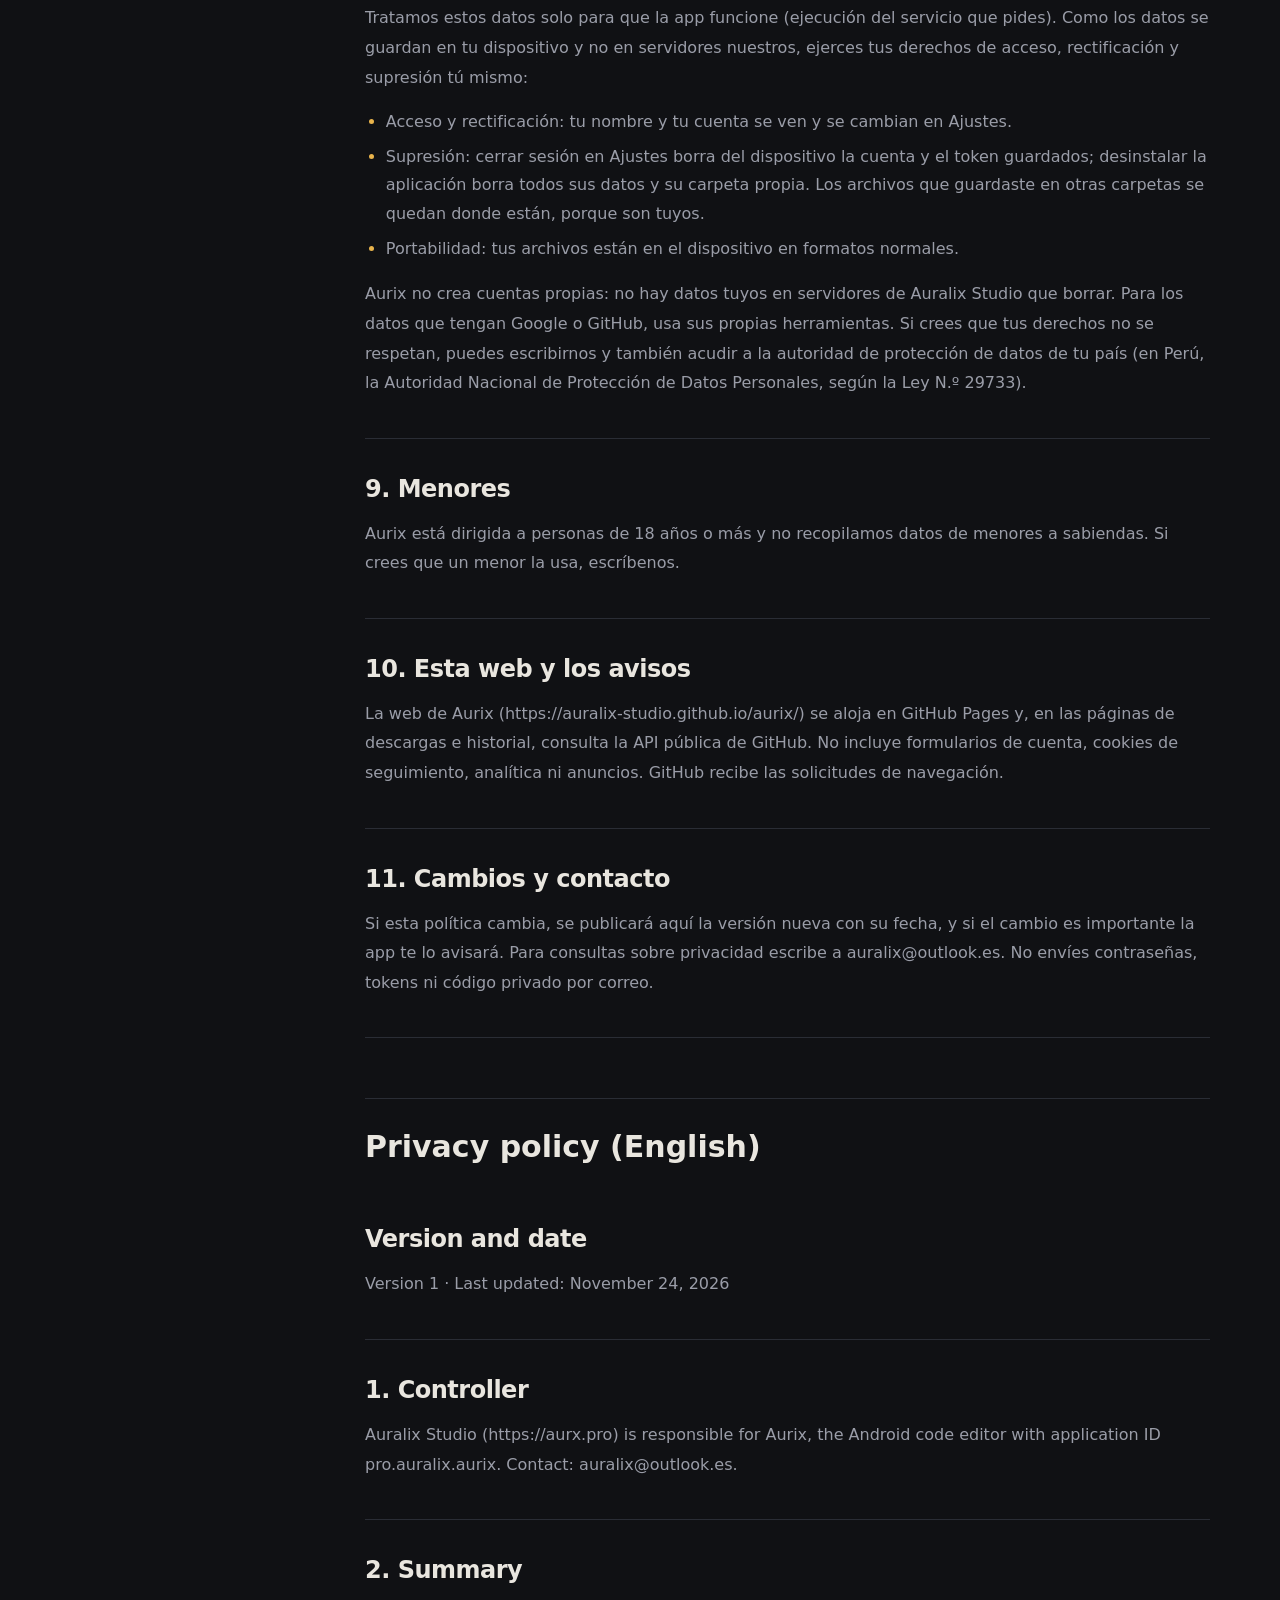
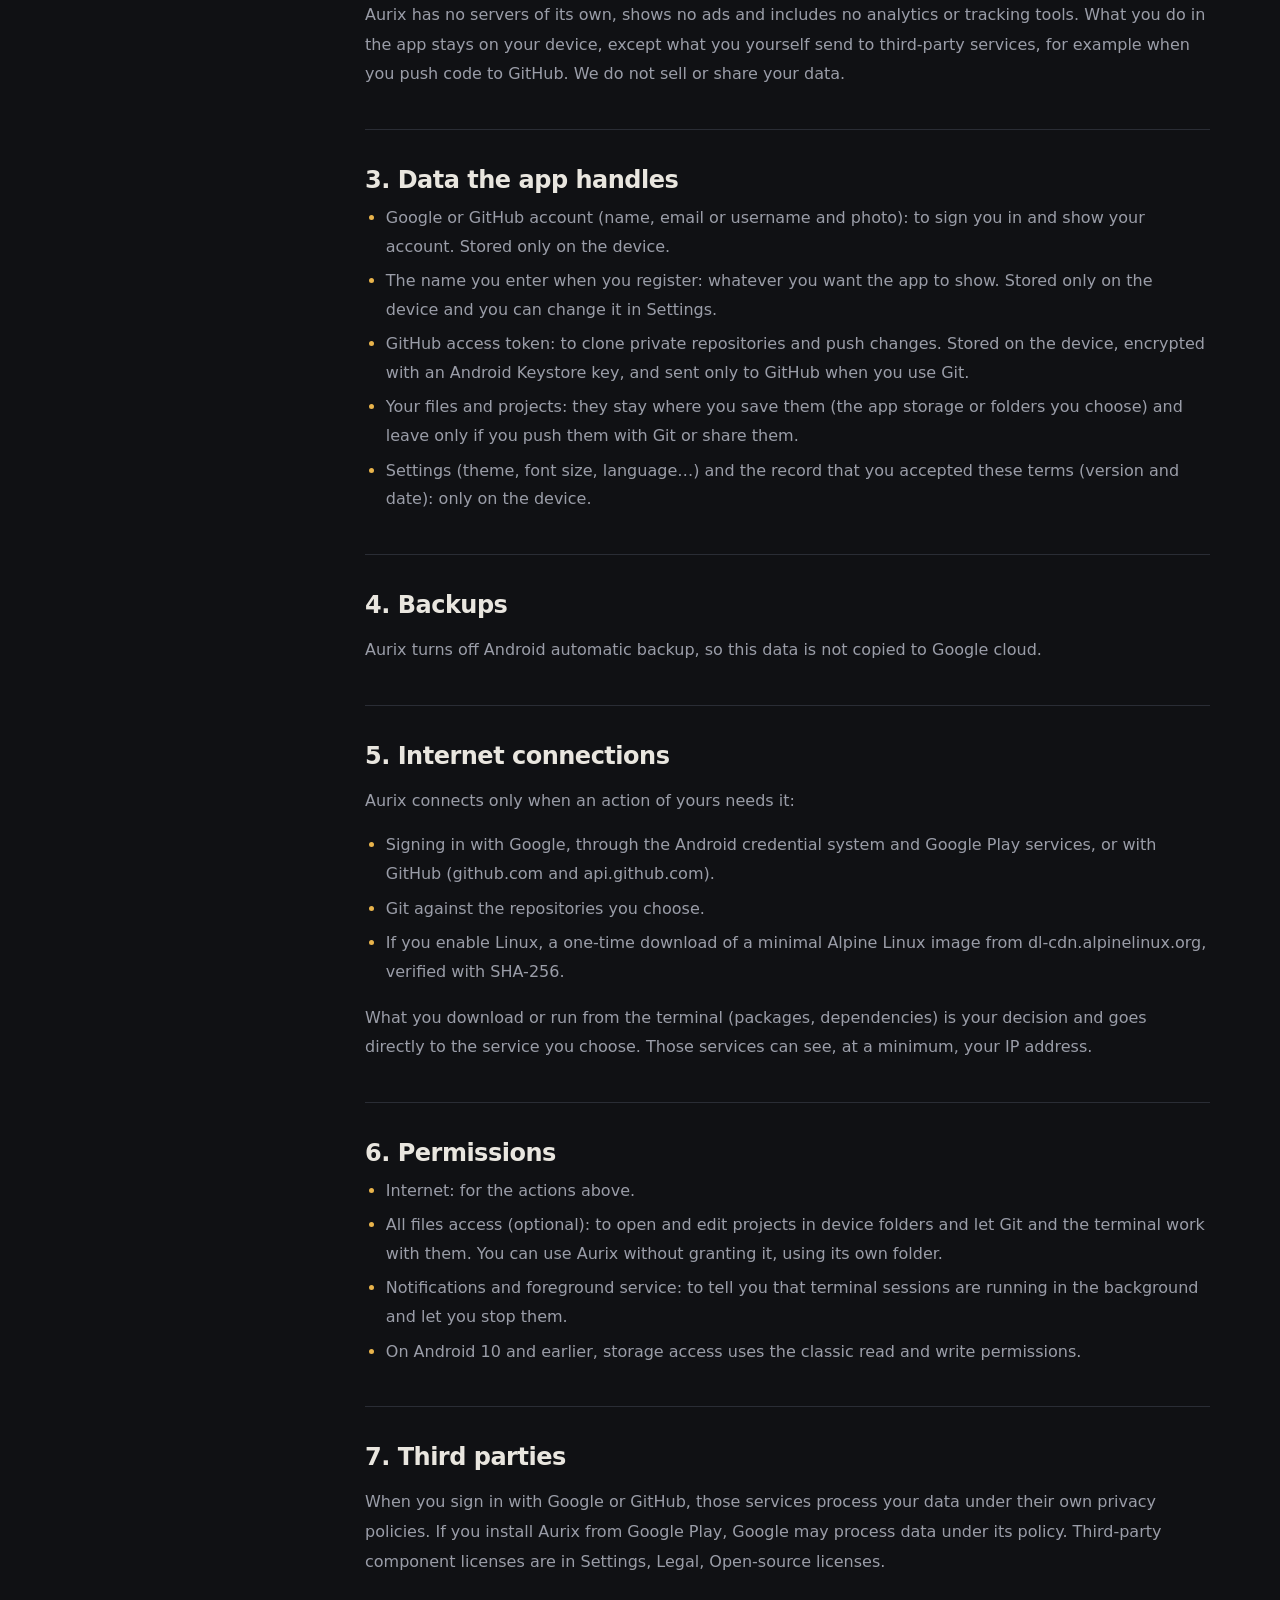
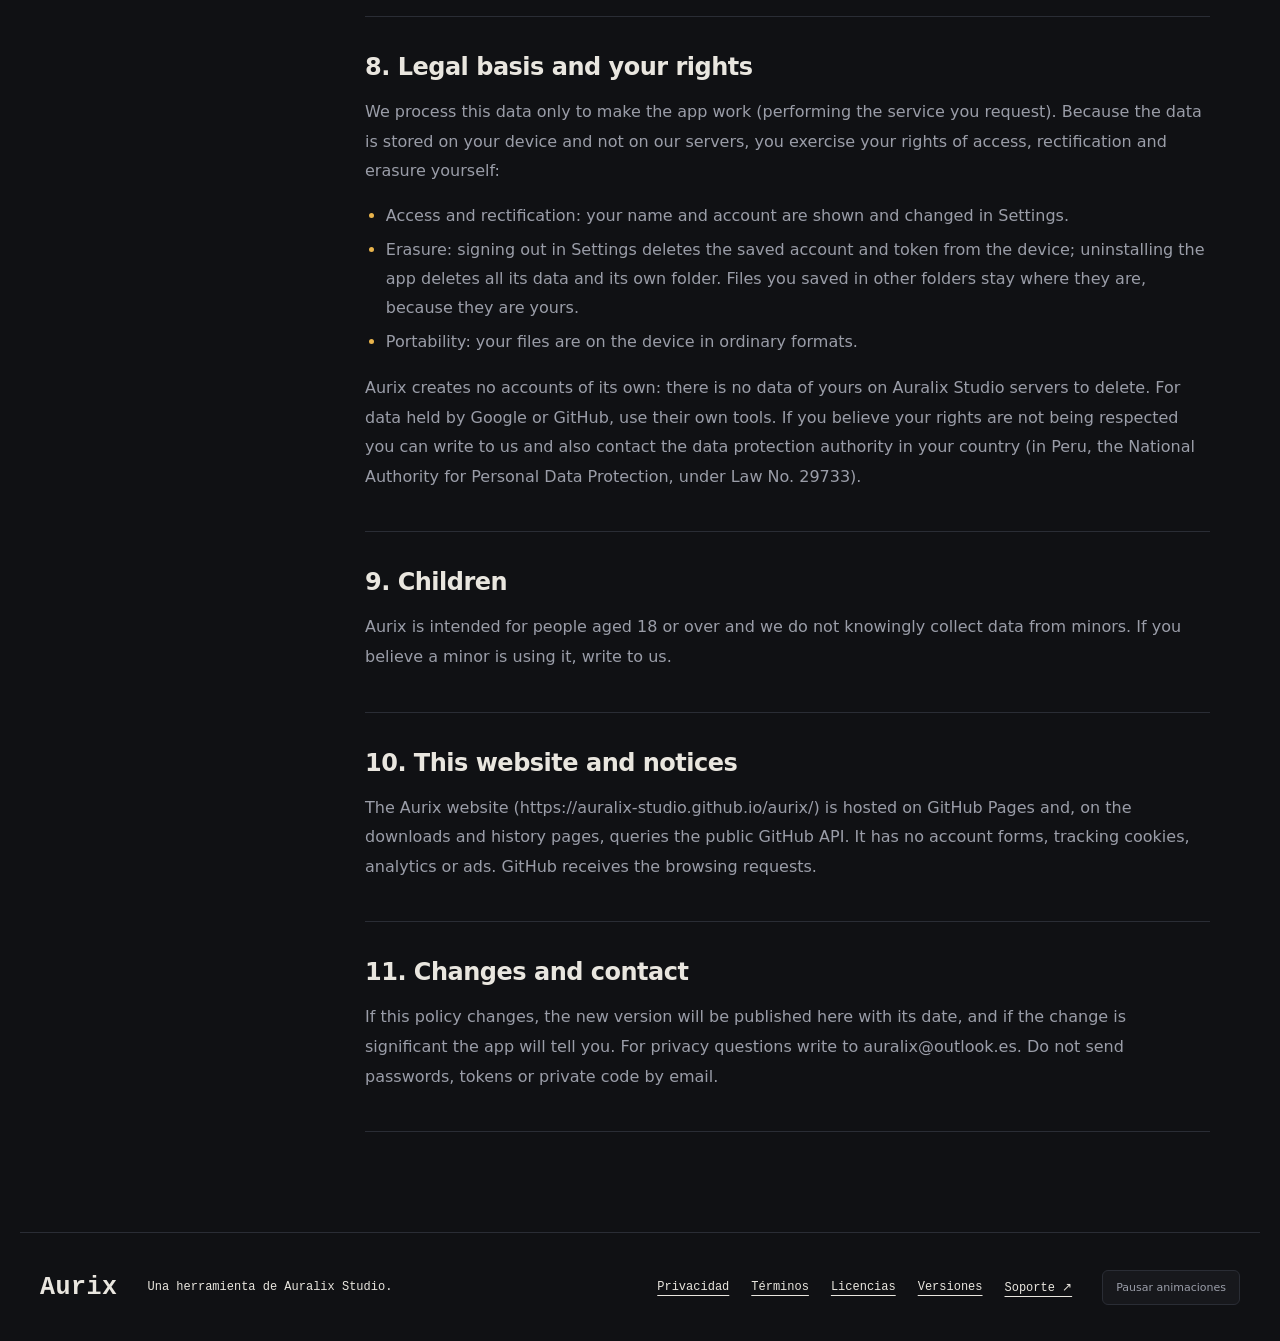
<file: privacy.html>
<!doctype html><html lang="es"><head><meta charset="utf-8"><meta name="viewport" content="width=device-width,initial-scale=1"><meta name="description" content="Privacidad de Aurix. Guías, requisitos y recursos del proyecto."><meta name="theme-color" content="#101114"><meta property="og:title" content="Privacidad · Aurix"><meta property="og:description" content="Editor de código para Android con terminal, Git y resaltado para 33 lenguajes. Tu entorno de desarrollo, sin portátil."><meta property="og:type" content="website"><title>Privacidad · Aurix</title><link rel="icon" href="assets/mark.svg" type="image/svg+xml"><link rel="stylesheet" href="style.css"><script src="app.js" defer></script><script src="ui.js" defer></script></head><body data-repository="Auralix-Studio/aurix"><a class="skip" href="#content">Ir al contenido</a><header class="header"><a href="index.html" class="brand"><img src="assets/mark.svg" width="32" height="32" alt="">Aurix</a><button class="mobile-menu-btn" aria-label="Menú"><span class="menu-bar"></span><span class="menu-bar"></span><span class="menu-bar"></span></button><nav aria-label="Principal"><a href="index.html">Inicio</a><a href="downloads.html">Descargas</a><a href="docs.html">Documentación</a><a href="about.html">Acerca</a></nav><a class="header-cta" href="downloads.html">Cómo conseguirlo ↗</a></header><main id="content"><div class="doc-layout"><aside><p class="eyebrow">CENTRO DE AYUDA</p><a href="docs.html">Todas las guías ↗</a><nav aria-label="Guías"><a href="install.html" >Instalación</a><a href="architecture.html" >Arquitectura</a><a href="changelog.html" >Historial</a><a href="faq.html" >Preguntas frecuentes</a><a href="troubleshoot.html" >Solución de problemas</a><a href="privacy.html" aria-current="page">Privacidad</a><a href="terms.html" >Términos</a><a href="license.html" >Licencias</a></nav></aside><article><div class="breadcrumb"><a href="index.html">Aurix</a> / Privacidad</div><h1>Privacidad</h1><p><a href="#english">Read this policy in English ↓</a></p><section class="article-section"><h2>Versión y fecha</h2><p>Versión 1 · Última actualización: 24 de noviembre de 2026</p></section><section class="article-section"><h2>1. Responsable</h2><p>Auralix Studio (https://aurx.pro) es el responsable de Aurix, el editor de código para Android con identificador pro.auralix.aurix. Contacto: auralix@outlook.es.</p></section><section class="article-section"><h2>2. Resumen</h2><p>Aurix no tiene servidores propios, no muestra anuncios y no incluye herramientas de analítica ni de seguimiento. Lo que haces en la aplicación se queda en tu dispositivo, salvo lo que tú mismo envías a servicios de terceros, por ejemplo al subir código a GitHub. No vendemos ni compartimos tus datos.</p></section><section class="article-section"><h2>3. Datos que trata la aplicación</h2><ul><li>Cuenta de Google o GitHub (nombre, correo o usuario y foto): para iniciar sesión y mostrar tu cuenta. Se guardan solo en el dispositivo.</li><li>Nombre que escribes al registrarte: el que quieras que muestre la app. Se guarda solo en el dispositivo y puedes cambiarlo en Ajustes.</li><li>Token de acceso de GitHub: para clonar repositorios privados y subir cambios. Se guarda en el dispositivo, cifrado con una clave del Android Keystore, y solo se envía a GitHub cuando usas Git.</li><li>Tus archivos y proyectos: se quedan donde tú los guardes (almacenamiento de la aplicación o carpetas que elijas) y solo salen si tú los subes con Git o los compartes.</li><li>Ajustes (tema, tamaño de letra, idioma…) y el registro de que aceptaste estos términos (versión y fecha): solo en el dispositivo.</li></ul></section><section class="article-section"><h2>4. Copias de seguridad</h2><p>Aurix desactiva la copia de seguridad automática de Android, así que estos datos no se copian a la nube de Google.</p></section><section class="article-section"><h2>5. Conexiones a Internet</h2><p>Aurix solo se conecta cuando una acción tuya lo necesita:</p><ul><li>Inicio de sesión con Google, mediante el sistema de credenciales de Android y los servicios de Google Play, o con GitHub (github.com y api.github.com).</li><li>Git contra los repositorios que tú elijas.</li><li>Si activas Linux, la descarga única de una imagen mínima de Alpine Linux desde dl-cdn.alpinelinux.org, verificada con SHA-256.</li></ul><p>Lo que descargues o ejecutes desde la terminal (paquetes, dependencias) lo decides tú y va directamente al servicio que elijas. Esos servicios pueden ver, como mínimo, tu dirección IP.</p></section><section class="article-section"><h2>6. Permisos</h2><ul><li>Internet: para las acciones descritas.</li><li>Acceso a todos los archivos (opcional): para abrir y editar proyectos en carpetas del dispositivo y que Git y la terminal trabajen con ellos. Puedes usar Aurix sin concederlo, con su carpeta propia.</li><li>Notificaciones y servicio en primer plano: para avisarte de que hay sesiones de terminal activas en segundo plano y permitirte detenerlas.</li><li>En Android 10 y anteriores, el acceso al almacenamiento usa los permisos clásicos de lectura y escritura.</li></ul></section><section class="article-section"><h2>7. Terceros</h2><p>Al iniciar sesión con Google o con GitHub, esos servicios tratan tus datos según sus propias políticas de privacidad. Si instalas Aurix desde Google Play, Google puede tratar datos según su política. Las licencias de los componentes de terceros están en Ajustes, Legal, Licencias de código abierto.</p></section><section class="article-section"><h2>8. Base legal y tus derechos</h2><p>Tratamos estos datos solo para que la app funcione (ejecución del servicio que pides). Como los datos se guardan en tu dispositivo y no en servidores nuestros, ejerces tus derechos de acceso, rectificación y supresión tú mismo:</p><ul><li>Acceso y rectificación: tu nombre y tu cuenta se ven y se cambian en Ajustes.</li><li>Supresión: cerrar sesión en Ajustes borra del dispositivo la cuenta y el token guardados; desinstalar la aplicación borra todos sus datos y su carpeta propia. Los archivos que guardaste en otras carpetas se quedan donde están, porque son tuyos.</li><li>Portabilidad: tus archivos están en el dispositivo en formatos normales.</li></ul><p>Aurix no crea cuentas propias: no hay datos tuyos en servidores de Auralix Studio que borrar. Para los datos que tengan Google o GitHub, usa sus propias herramientas. Si crees que tus derechos no se respetan, puedes escribirnos y también acudir a la autoridad de protección de datos de tu país (en Perú, la Autoridad Nacional de Protección de Datos Personales, según la Ley N.º 29733).</p></section><section class="article-section"><h2>9. Menores</h2><p>Aurix está dirigida a personas de 18 años o más y no recopilamos datos de menores a sabiendas. Si crees que un menor la usa, escríbenos.</p></section><section class="article-section"><h2>10. Esta web y los avisos</h2><p>La web de Aurix (https://auralix-studio.github.io/aurix/) se aloja en GitHub Pages y, en las páginas de descargas e historial, consulta la API pública de GitHub. No incluye formularios de cuenta, cookies de seguimiento, analítica ni anuncios. GitHub recibe las solicitudes de navegación.</p></section><section class="article-section"><h2>11. Cambios y contacto</h2><p>Si esta política cambia, se publicará aquí la versión nueva con su fecha, y si el cambio es importante la app te lo avisará. Para consultas sobre privacidad escribe a auralix@outlook.es. No envíes contraseñas, tokens ni código privado por correo.</p></section><div lang="en" id="english"><h2 class="lang-title">Privacy policy (English)</h2><section class="article-section"><h2>Version and date</h2><p>Version 1 · Last updated: November 24, 2026</p></section><section class="article-section"><h2>1. Controller</h2><p>Auralix Studio (https://aurx.pro) is responsible for Aurix, the Android code editor with application ID pro.auralix.aurix. Contact: auralix@outlook.es.</p></section><section class="article-section"><h2>2. Summary</h2><p>Aurix has no servers of its own, shows no ads and includes no analytics or tracking tools. What you do in the app stays on your device, except what you yourself send to third-party services, for example when you push code to GitHub. We do not sell or share your data.</p></section><section class="article-section"><h2>3. Data the app handles</h2><ul><li>Google or GitHub account (name, email or username and photo): to sign you in and show your account. Stored only on the device.</li><li>The name you enter when you register: whatever you want the app to show. Stored only on the device and you can change it in Settings.</li><li>GitHub access token: to clone private repositories and push changes. Stored on the device, encrypted with an Android Keystore key, and sent only to GitHub when you use Git.</li><li>Your files and projects: they stay where you save them (the app storage or folders you choose) and leave only if you push them with Git or share them.</li><li>Settings (theme, font size, language…) and the record that you accepted these terms (version and date): only on the device.</li></ul></section><section class="article-section"><h2>4. Backups</h2><p>Aurix turns off Android automatic backup, so this data is not copied to Google cloud.</p></section><section class="article-section"><h2>5. Internet connections</h2><p>Aurix connects only when an action of yours needs it:</p><ul><li>Signing in with Google, through the Android credential system and Google Play services, or with GitHub (github.com and api.github.com).</li><li>Git against the repositories you choose.</li><li>If you enable Linux, a one-time download of a minimal Alpine Linux image from dl-cdn.alpinelinux.org, verified with SHA-256.</li></ul><p>What you download or run from the terminal (packages, dependencies) is your decision and goes directly to the service you choose. Those services can see, at a minimum, your IP address.</p></section><section class="article-section"><h2>6. Permissions</h2><ul><li>Internet: for the actions above.</li><li>All files access (optional): to open and edit projects in device folders and let Git and the terminal work with them. You can use Aurix without granting it, using its own folder.</li><li>Notifications and foreground service: to tell you that terminal sessions are running in the background and let you stop them.</li><li>On Android 10 and earlier, storage access uses the classic read and write permissions.</li></ul></section><section class="article-section"><h2>7. Third parties</h2><p>When you sign in with Google or GitHub, those services process your data under their own privacy policies. If you install Aurix from Google Play, Google may process data under its policy. Third-party component licenses are in Settings, Legal, Open-source licenses.</p></section><section class="article-section"><h2>8. Legal basis and your rights</h2><p>We process this data only to make the app work (performing the service you request). Because the data is stored on your device and not on our servers, you exercise your rights of access, rectification and erasure yourself:</p><ul><li>Access and rectification: your name and account are shown and changed in Settings.</li><li>Erasure: signing out in Settings deletes the saved account and token from the device; uninstalling the app deletes all its data and its own folder. Files you saved in other folders stay where they are, because they are yours.</li><li>Portability: your files are on the device in ordinary formats.</li></ul><p>Aurix creates no accounts of its own: there is no data of yours on Auralix Studio servers to delete. For data held by Google or GitHub, use their own tools. If you believe your rights are not being respected you can write to us and also contact the data protection authority in your country (in Peru, the National Authority for Personal Data Protection, under Law No. 29733).</p></section><section class="article-section"><h2>9. Children</h2><p>Aurix is intended for people aged 18 or over and we do not knowingly collect data from minors. If you believe a minor is using it, write to us.</p></section><section class="article-section"><h2>10. This website and notices</h2><p>The Aurix website (https://auralix-studio.github.io/aurix/) is hosted on GitHub Pages and, on the downloads and history pages, queries the public GitHub API. It has no account forms, tracking cookies, analytics or ads. GitHub receives the browsing requests.</p></section><section class="article-section"><h2>11. Changes and contact</h2><p>If this policy changes, the new version will be published here with its date, and if the change is significant the app will tell you. For privacy questions write to auralix@outlook.es. Do not send passwords, tokens or private code by email.</p></section></div></article></div></main><footer class="footer"><a class="brand" href="index.html">Aurix</a><p>Una herramienta de Auralix Studio.</p><nav aria-label="Enlaces del pie"><a href="privacy.html">Privacidad</a><a href="terms.html">Términos</a><a href="license.html">Licencias</a><a href="changelog.html">Versiones</a><a href="https://github.com/Auralix-Studio/aurix/issues">Soporte ↗</a></nav></footer></body></html>
</file>
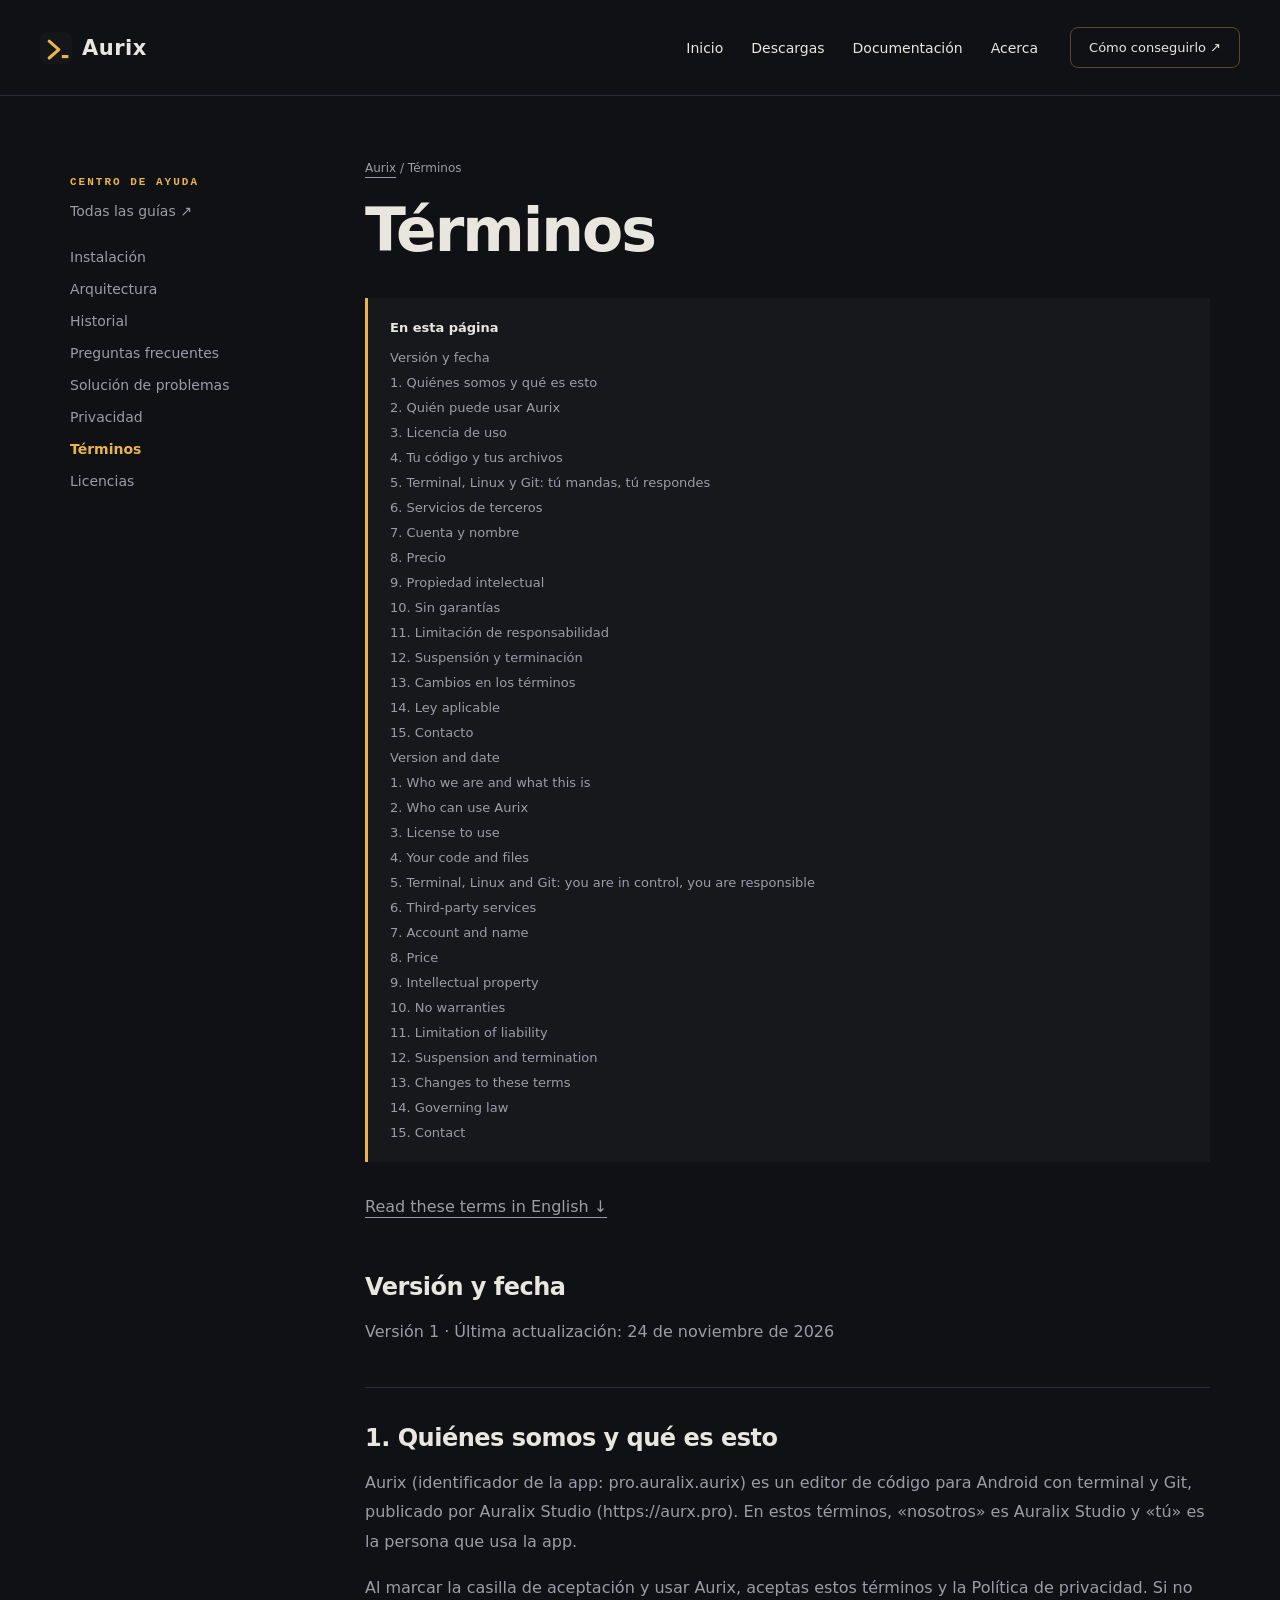
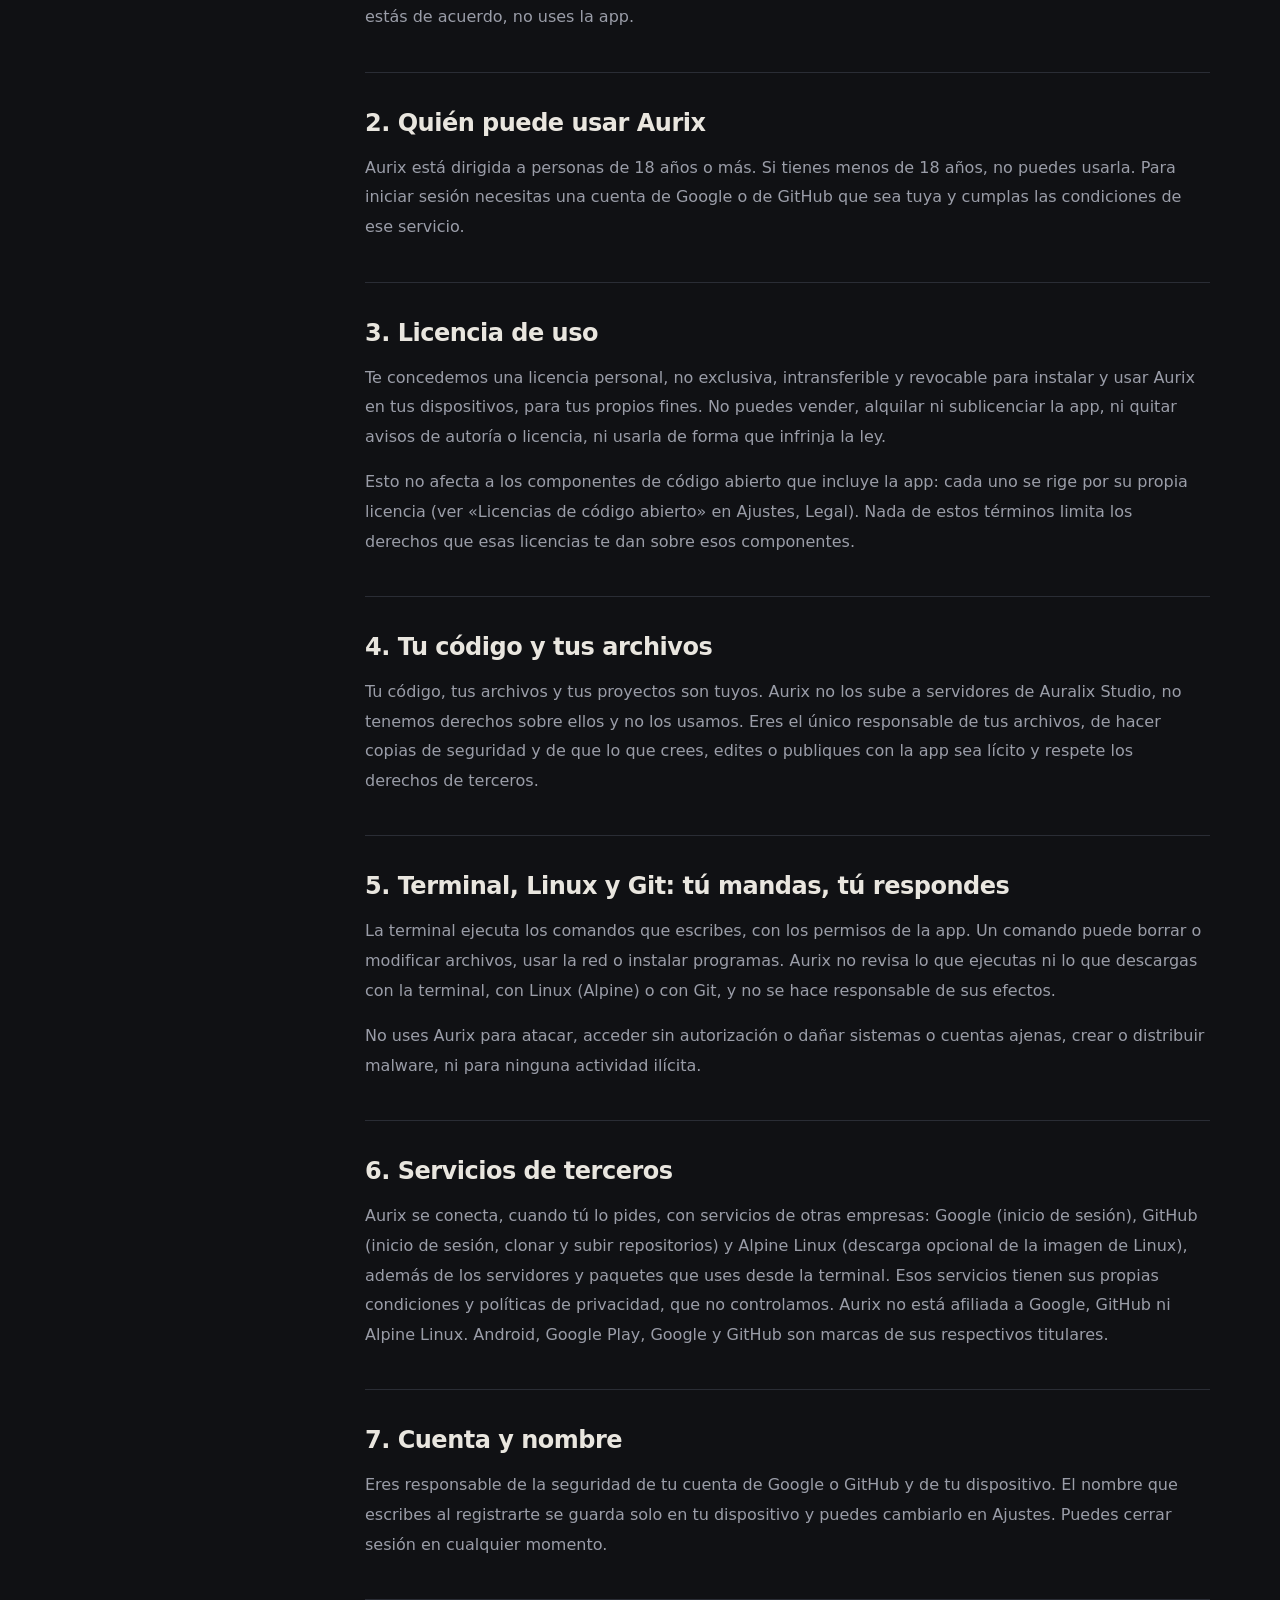
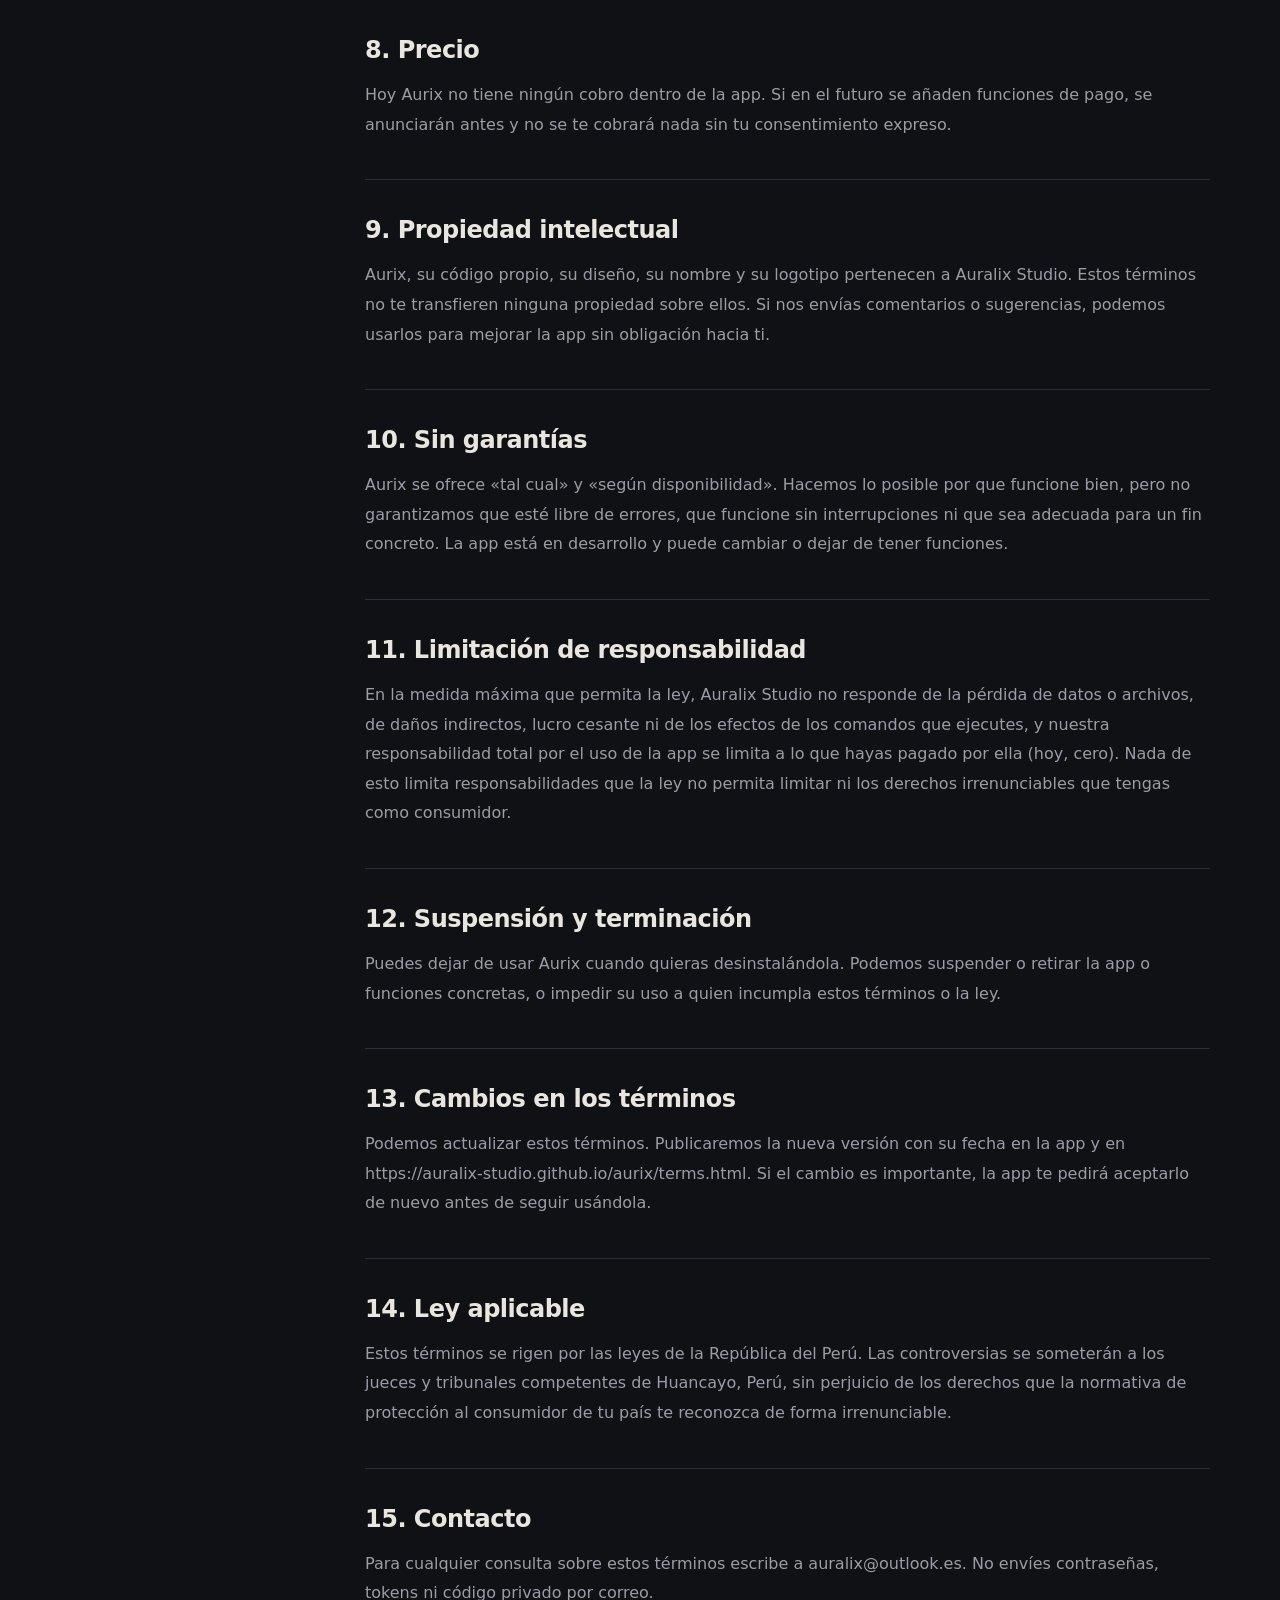
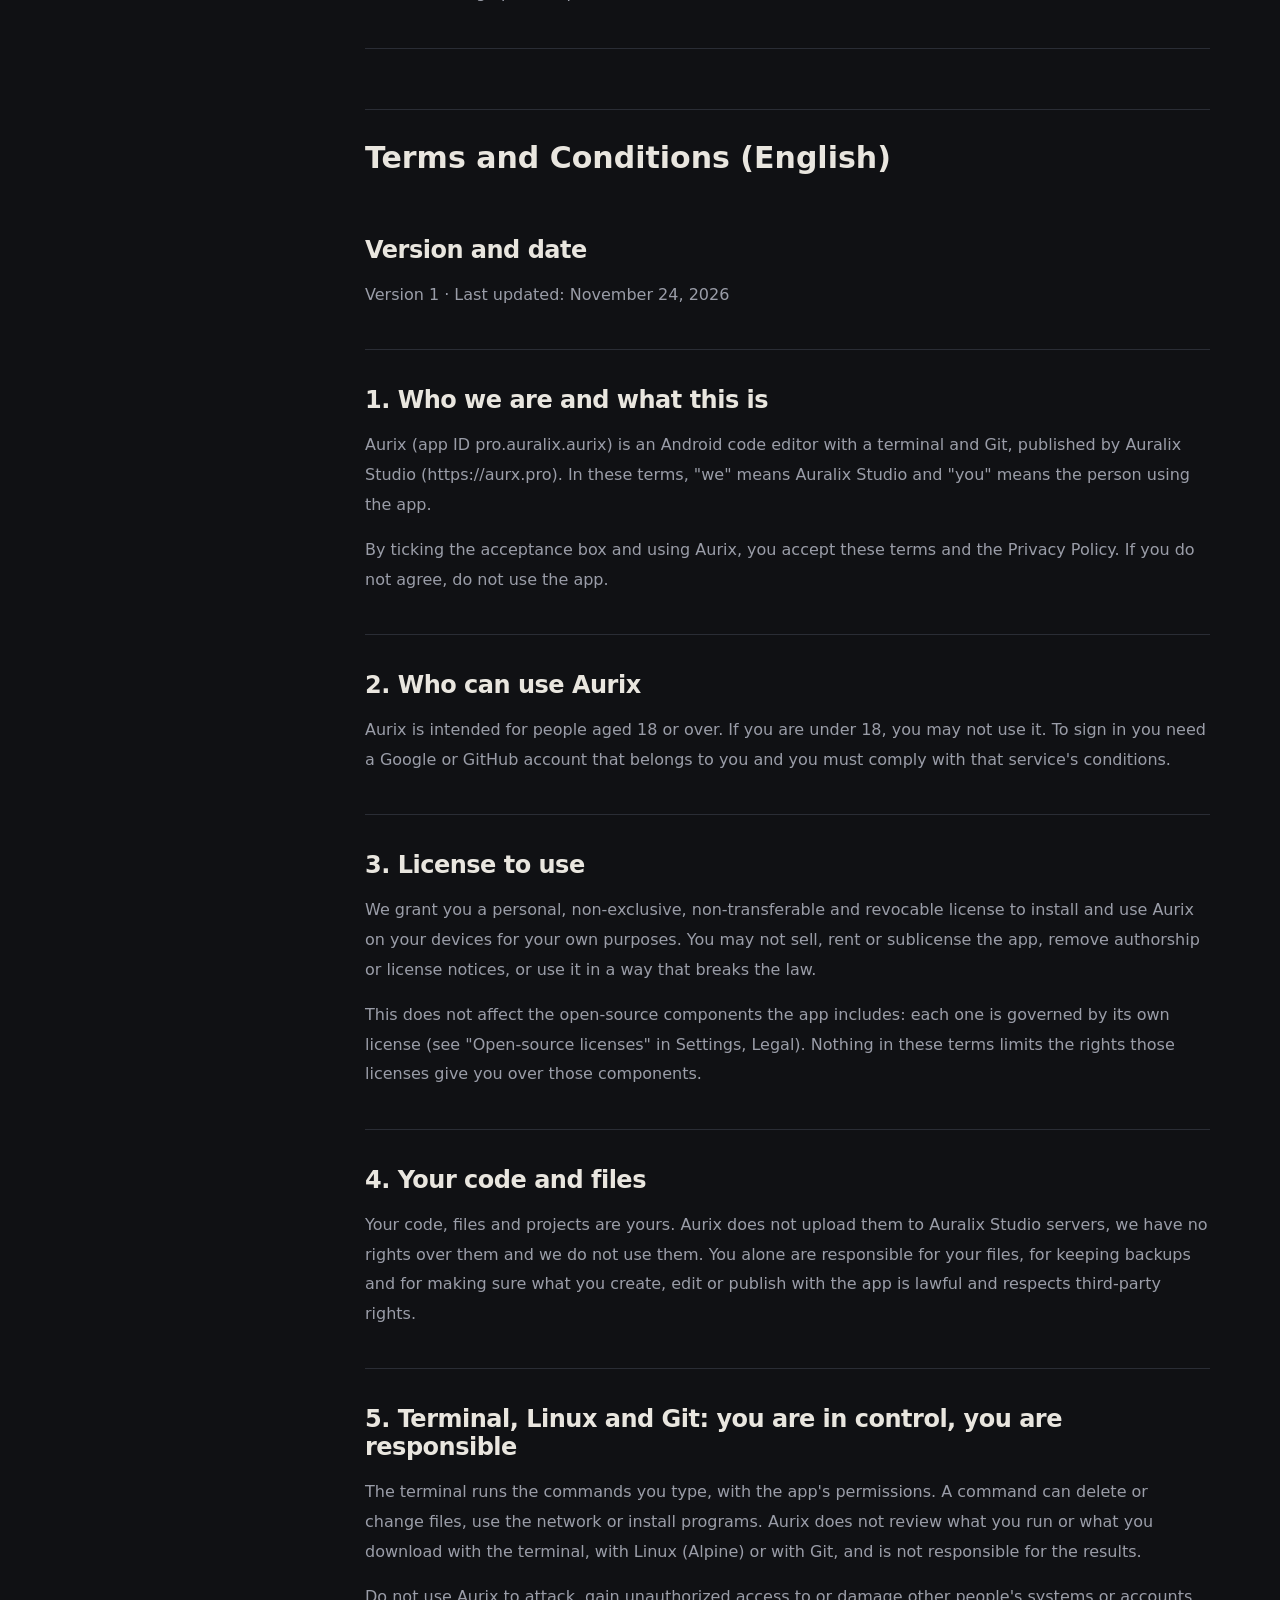
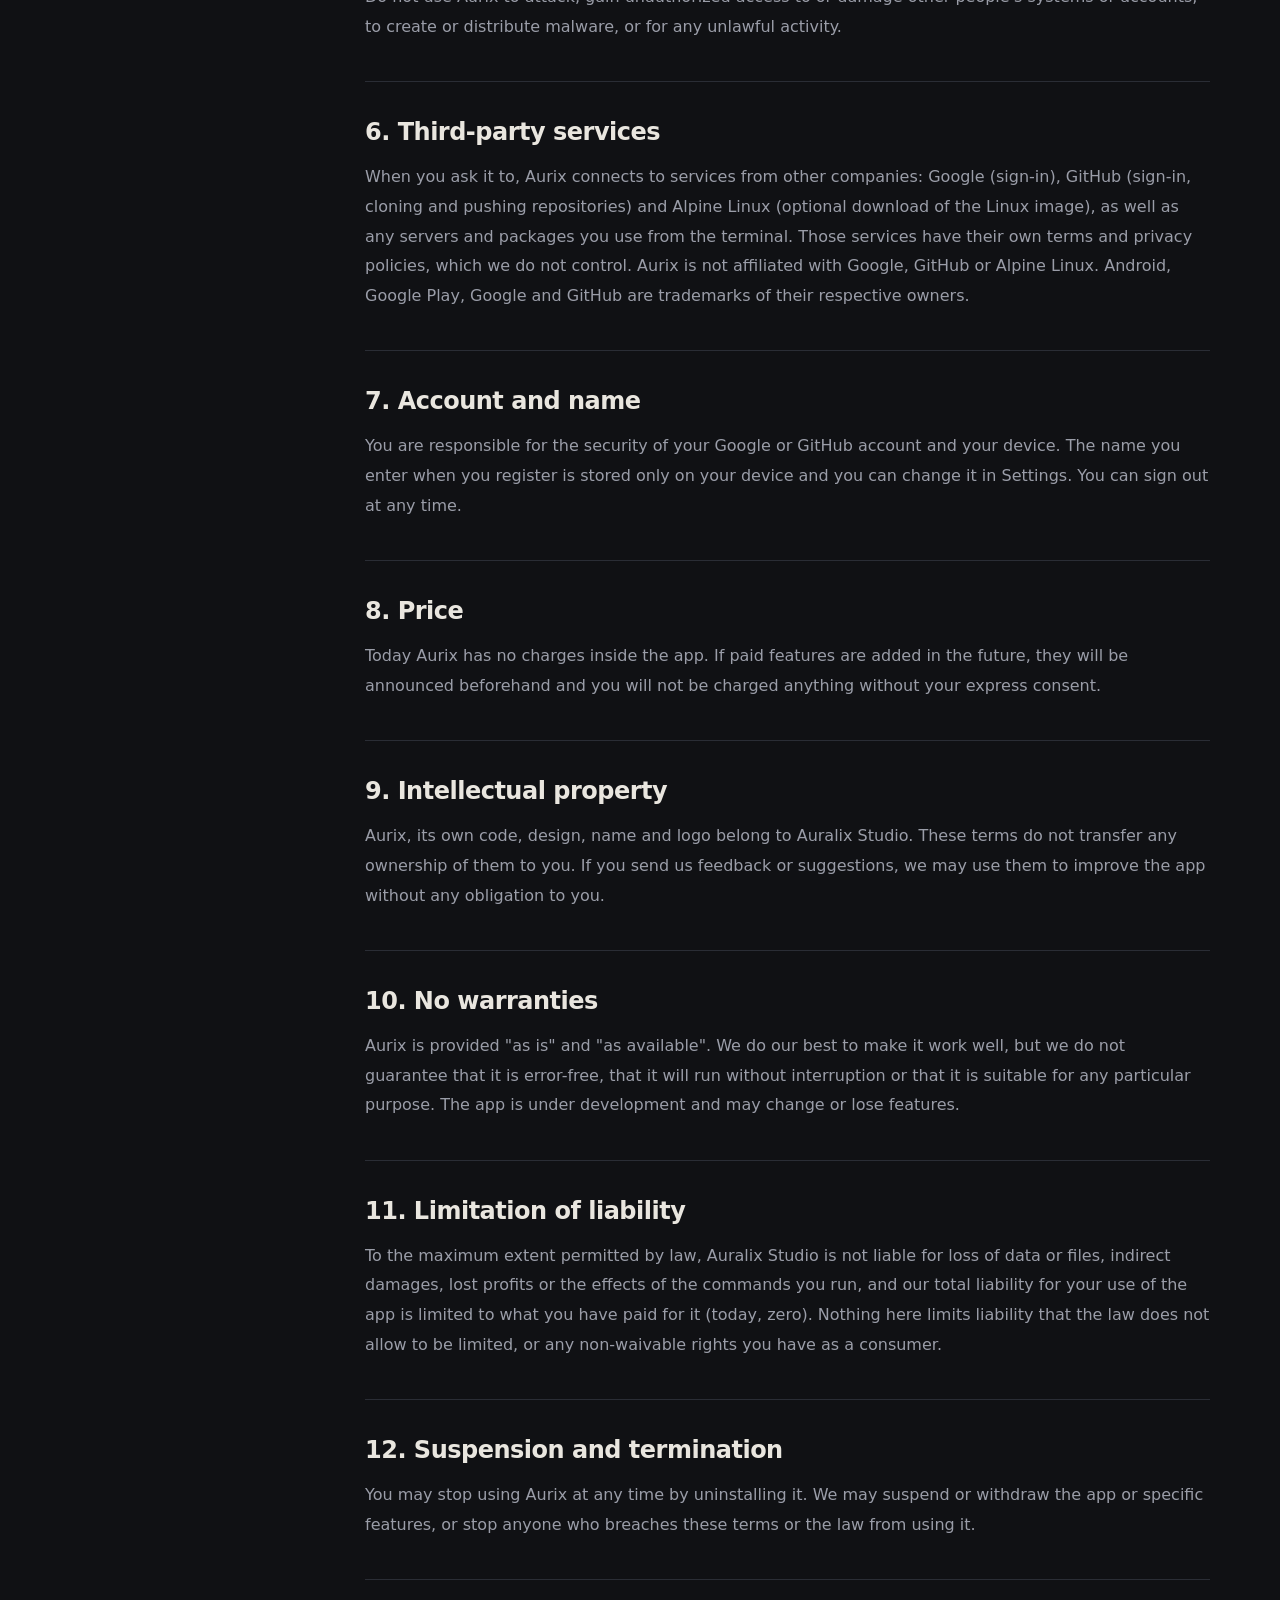
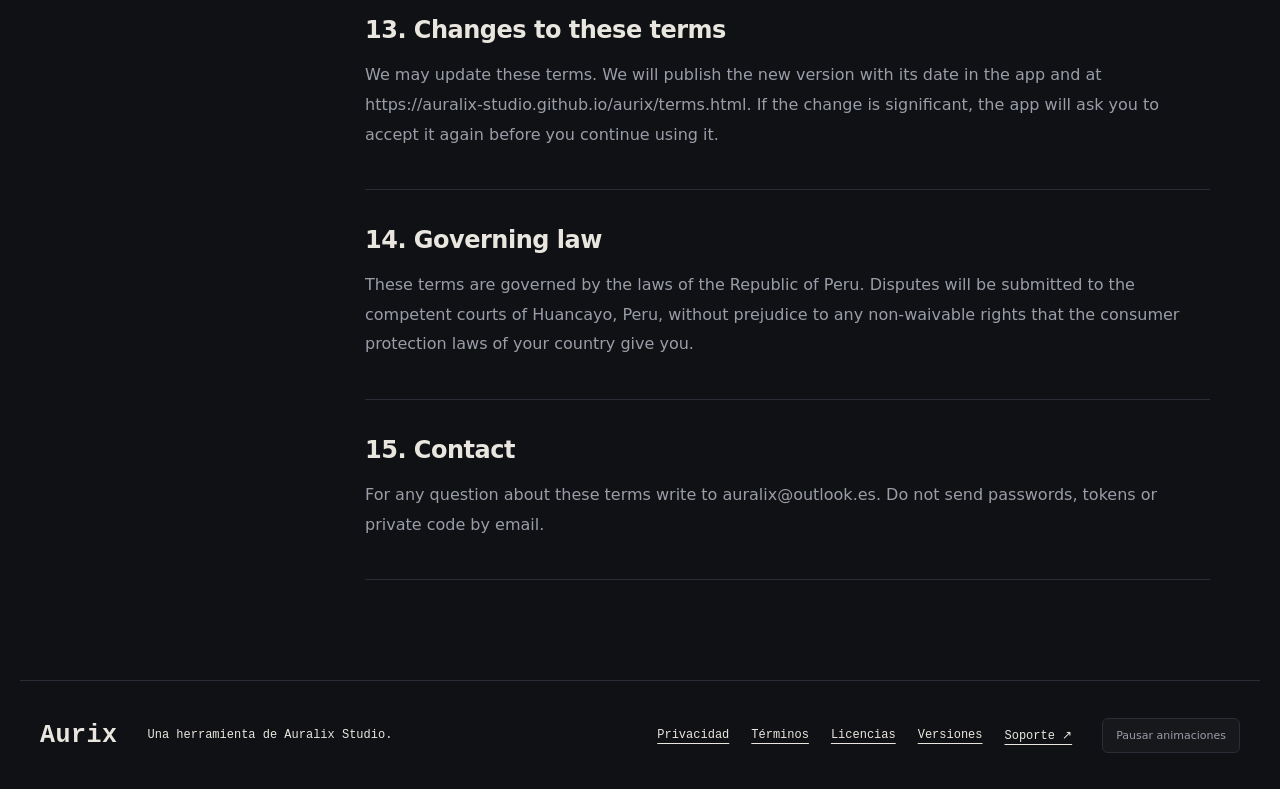
<file: terms.html>
<!doctype html><html lang="es"><head><meta charset="utf-8"><meta name="viewport" content="width=device-width,initial-scale=1"><meta name="description" content="Términos de Aurix. Guías, requisitos y recursos del proyecto."><meta name="theme-color" content="#101114"><meta property="og:title" content="Términos · Aurix"><meta property="og:description" content="Editor de código para Android con terminal, Git y resaltado para 33 lenguajes. Tu entorno de desarrollo, sin portátil."><meta property="og:type" content="website"><title>Términos · Aurix</title><link rel="icon" href="assets/mark.svg" type="image/svg+xml"><link rel="stylesheet" href="style.css"><script src="app.js" defer></script><script src="ui.js" defer></script></head><body data-repository="Auralix-Studio/aurix"><a class="skip" href="#content">Ir al contenido</a><header class="header"><a href="index.html" class="brand"><img src="assets/mark.svg" width="32" height="32" alt="">Aurix</a><button class="mobile-menu-btn" aria-label="Menú"><span class="menu-bar"></span><span class="menu-bar"></span><span class="menu-bar"></span></button><nav aria-label="Principal"><a href="index.html">Inicio</a><a href="downloads.html">Descargas</a><a href="docs.html">Documentación</a><a href="about.html">Acerca</a></nav><a class="header-cta" href="downloads.html">Cómo conseguirlo ↗</a></header><main id="content"><div class="doc-layout"><aside><p class="eyebrow">CENTRO DE AYUDA</p><a href="docs.html">Todas las guías ↗</a><nav aria-label="Guías"><a href="install.html" >Instalación</a><a href="architecture.html" >Arquitectura</a><a href="changelog.html" >Historial</a><a href="faq.html" >Preguntas frecuentes</a><a href="troubleshoot.html" >Solución de problemas</a><a href="privacy.html" >Privacidad</a><a href="terms.html" aria-current="page">Términos</a><a href="license.html" >Licencias</a></nav></aside><article><div class="breadcrumb"><a href="index.html">Aurix</a> / Términos</div><h1>Términos</h1><p><a href="#english">Read these terms in English ↓</a></p><section class="article-section"><h2>Versión y fecha</h2><p>Versión 1 · Última actualización: 24 de noviembre de 2026</p></section><section class="article-section"><h2>1. Quiénes somos y qué es esto</h2><p>Aurix (identificador de la app: pro.auralix.aurix) es un editor de código para Android con terminal y Git, publicado por Auralix Studio (https://aurx.pro). En estos términos, «nosotros» es Auralix Studio y «tú» es la persona que usa la app.</p><p>Al marcar la casilla de aceptación y usar Aurix, aceptas estos términos y la Política de privacidad. Si no estás de acuerdo, no uses la app.</p></section><section class="article-section"><h2>2. Quién puede usar Aurix</h2><p>Aurix está dirigida a personas de 18 años o más. Si tienes menos de 18 años, no puedes usarla. Para iniciar sesión necesitas una cuenta de Google o de GitHub que sea tuya y cumplas las condiciones de ese servicio.</p></section><section class="article-section"><h2>3. Licencia de uso</h2><p>Te concedemos una licencia personal, no exclusiva, intransferible y revocable para instalar y usar Aurix en tus dispositivos, para tus propios fines. No puedes vender, alquilar ni sublicenciar la app, ni quitar avisos de autoría o licencia, ni usarla de forma que infrinja la ley.</p><p>Esto no afecta a los componentes de código abierto que incluye la app: cada uno se rige por su propia licencia (ver «Licencias de código abierto» en Ajustes, Legal). Nada de estos términos limita los derechos que esas licencias te dan sobre esos componentes.</p></section><section class="article-section"><h2>4. Tu código y tus archivos</h2><p>Tu código, tus archivos y tus proyectos son tuyos. Aurix no los sube a servidores de Auralix Studio, no tenemos derechos sobre ellos y no los usamos. Eres el único responsable de tus archivos, de hacer copias de seguridad y de que lo que crees, edites o publiques con la app sea lícito y respete los derechos de terceros.</p></section><section class="article-section"><h2>5. Terminal, Linux y Git: tú mandas, tú respondes</h2><p>La terminal ejecuta los comandos que escribes, con los permisos de la app. Un comando puede borrar o modificar archivos, usar la red o instalar programas. Aurix no revisa lo que ejecutas ni lo que descargas con la terminal, con Linux (Alpine) o con Git, y no se hace responsable de sus efectos.</p><p>No uses Aurix para atacar, acceder sin autorización o dañar sistemas o cuentas ajenas, crear o distribuir malware, ni para ninguna actividad ilícita.</p></section><section class="article-section"><h2>6. Servicios de terceros</h2><p>Aurix se conecta, cuando tú lo pides, con servicios de otras empresas: Google (inicio de sesión), GitHub (inicio de sesión, clonar y subir repositorios) y Alpine Linux (descarga opcional de la imagen de Linux), además de los servidores y paquetes que uses desde la terminal. Esos servicios tienen sus propias condiciones y políticas de privacidad, que no controlamos. Aurix no está afiliada a Google, GitHub ni Alpine Linux. Android, Google Play, Google y GitHub son marcas de sus respectivos titulares.</p></section><section class="article-section"><h2>7. Cuenta y nombre</h2><p>Eres responsable de la seguridad de tu cuenta de Google o GitHub y de tu dispositivo. El nombre que escribes al registrarte se guarda solo en tu dispositivo y puedes cambiarlo en Ajustes. Puedes cerrar sesión en cualquier momento.</p></section><section class="article-section"><h2>8. Precio</h2><p>Hoy Aurix no tiene ningún cobro dentro de la app. Si en el futuro se añaden funciones de pago, se anunciarán antes y no se te cobrará nada sin tu consentimiento expreso.</p></section><section class="article-section"><h2>9. Propiedad intelectual</h2><p>Aurix, su código propio, su diseño, su nombre y su logotipo pertenecen a Auralix Studio. Estos términos no te transfieren ninguna propiedad sobre ellos. Si nos envías comentarios o sugerencias, podemos usarlos para mejorar la app sin obligación hacia ti.</p></section><section class="article-section"><h2>10. Sin garantías</h2><p>Aurix se ofrece «tal cual» y «según disponibilidad». Hacemos lo posible por que funcione bien, pero no garantizamos que esté libre de errores, que funcione sin interrupciones ni que sea adecuada para un fin concreto. La app está en desarrollo y puede cambiar o dejar de tener funciones.</p></section><section class="article-section"><h2>11. Limitación de responsabilidad</h2><p>En la medida máxima que permita la ley, Auralix Studio no responde de la pérdida de datos o archivos, de daños indirectos, lucro cesante ni de los efectos de los comandos que ejecutes, y nuestra responsabilidad total por el uso de la app se limita a lo que hayas pagado por ella (hoy, cero). Nada de esto limita responsabilidades que la ley no permita limitar ni los derechos irrenunciables que tengas como consumidor.</p></section><section class="article-section"><h2>12. Suspensión y terminación</h2><p>Puedes dejar de usar Aurix cuando quieras desinstalándola. Podemos suspender o retirar la app o funciones concretas, o impedir su uso a quien incumpla estos términos o la ley.</p></section><section class="article-section"><h2>13. Cambios en los términos</h2><p>Podemos actualizar estos términos. Publicaremos la nueva versión con su fecha en la app y en https://auralix-studio.github.io/aurix/terms.html. Si el cambio es importante, la app te pedirá aceptarlo de nuevo antes de seguir usándola.</p></section><section class="article-section"><h2>14. Ley aplicable</h2><p>Estos términos se rigen por las leyes de la República del Perú. Las controversias se someterán a los jueces y tribunales competentes de Huancayo, Perú, sin perjuicio de los derechos que la normativa de protección al consumidor de tu país te reconozca de forma irrenunciable.</p></section><section class="article-section"><h2>15. Contacto</h2><p>Para cualquier consulta sobre estos términos escribe a auralix@outlook.es. No envíes contraseñas, tokens ni código privado por correo.</p></section><div lang="en" id="english"><h2 class="lang-title">Terms and Conditions (English)</h2><section class="article-section"><h2>Version and date</h2><p>Version 1 · Last updated: November 24, 2026</p></section><section class="article-section"><h2>1. Who we are and what this is</h2><p>Aurix (app ID pro.auralix.aurix) is an Android code editor with a terminal and Git, published by Auralix Studio (https://aurx.pro). In these terms, &quot;we&quot; means Auralix Studio and &quot;you&quot; means the person using the app.</p><p>By ticking the acceptance box and using Aurix, you accept these terms and the Privacy Policy. If you do not agree, do not use the app.</p></section><section class="article-section"><h2>2. Who can use Aurix</h2><p>Aurix is intended for people aged 18 or over. If you are under 18, you may not use it. To sign in you need a Google or GitHub account that belongs to you and you must comply with that service's conditions.</p></section><section class="article-section"><h2>3. License to use</h2><p>We grant you a personal, non-exclusive, non-transferable and revocable license to install and use Aurix on your devices for your own purposes. You may not sell, rent or sublicense the app, remove authorship or license notices, or use it in a way that breaks the law.</p><p>This does not affect the open-source components the app includes: each one is governed by its own license (see &quot;Open-source licenses&quot; in Settings, Legal). Nothing in these terms limits the rights those licenses give you over those components.</p></section><section class="article-section"><h2>4. Your code and files</h2><p>Your code, files and projects are yours. Aurix does not upload them to Auralix Studio servers, we have no rights over them and we do not use them. You alone are responsible for your files, for keeping backups and for making sure what you create, edit or publish with the app is lawful and respects third-party rights.</p></section><section class="article-section"><h2>5. Terminal, Linux and Git: you are in control, you are responsible</h2><p>The terminal runs the commands you type, with the app's permissions. A command can delete or change files, use the network or install programs. Aurix does not review what you run or what you download with the terminal, with Linux (Alpine) or with Git, and is not responsible for the results.</p><p>Do not use Aurix to attack, gain unauthorized access to or damage other people's systems or accounts, to create or distribute malware, or for any unlawful activity.</p></section><section class="article-section"><h2>6. Third-party services</h2><p>When you ask it to, Aurix connects to services from other companies: Google (sign-in), GitHub (sign-in, cloning and pushing repositories) and Alpine Linux (optional download of the Linux image), as well as any servers and packages you use from the terminal. Those services have their own terms and privacy policies, which we do not control. Aurix is not affiliated with Google, GitHub or Alpine Linux. Android, Google Play, Google and GitHub are trademarks of their respective owners.</p></section><section class="article-section"><h2>7. Account and name</h2><p>You are responsible for the security of your Google or GitHub account and your device. The name you enter when you register is stored only on your device and you can change it in Settings. You can sign out at any time.</p></section><section class="article-section"><h2>8. Price</h2><p>Today Aurix has no charges inside the app. If paid features are added in the future, they will be announced beforehand and you will not be charged anything without your express consent.</p></section><section class="article-section"><h2>9. Intellectual property</h2><p>Aurix, its own code, design, name and logo belong to Auralix Studio. These terms do not transfer any ownership of them to you. If you send us feedback or suggestions, we may use them to improve the app without any obligation to you.</p></section><section class="article-section"><h2>10. No warranties</h2><p>Aurix is provided &quot;as is&quot; and &quot;as available&quot;. We do our best to make it work well, but we do not guarantee that it is error-free, that it will run without interruption or that it is suitable for any particular purpose. The app is under development and may change or lose features.</p></section><section class="article-section"><h2>11. Limitation of liability</h2><p>To the maximum extent permitted by law, Auralix Studio is not liable for loss of data or files, indirect damages, lost profits or the effects of the commands you run, and our total liability for your use of the app is limited to what you have paid for it (today, zero). Nothing here limits liability that the law does not allow to be limited, or any non-waivable rights you have as a consumer.</p></section><section class="article-section"><h2>12. Suspension and termination</h2><p>You may stop using Aurix at any time by uninstalling it. We may suspend or withdraw the app or specific features, or stop anyone who breaches these terms or the law from using it.</p></section><section class="article-section"><h2>13. Changes to these terms</h2><p>We may update these terms. We will publish the new version with its date in the app and at https://auralix-studio.github.io/aurix/terms.html. If the change is significant, the app will ask you to accept it again before you continue using it.</p></section><section class="article-section"><h2>14. Governing law</h2><p>These terms are governed by the laws of the Republic of Peru. Disputes will be submitted to the competent courts of Huancayo, Peru, without prejudice to any non-waivable rights that the consumer protection laws of your country give you.</p></section><section class="article-section"><h2>15. Contact</h2><p>For any question about these terms write to auralix@outlook.es. Do not send passwords, tokens or private code by email.</p></section></div></article></div></main><footer class="footer"><a class="brand" href="index.html">Aurix</a><p>Una herramienta de Auralix Studio.</p><nav aria-label="Enlaces del pie"><a href="privacy.html">Privacidad</a><a href="terms.html">Términos</a><a href="license.html">Licencias</a><a href="changelog.html">Versiones</a><a href="https://github.com/Auralix-Studio/aurix/issues">Soporte ↗</a></nav></footer></body></html>
</file>
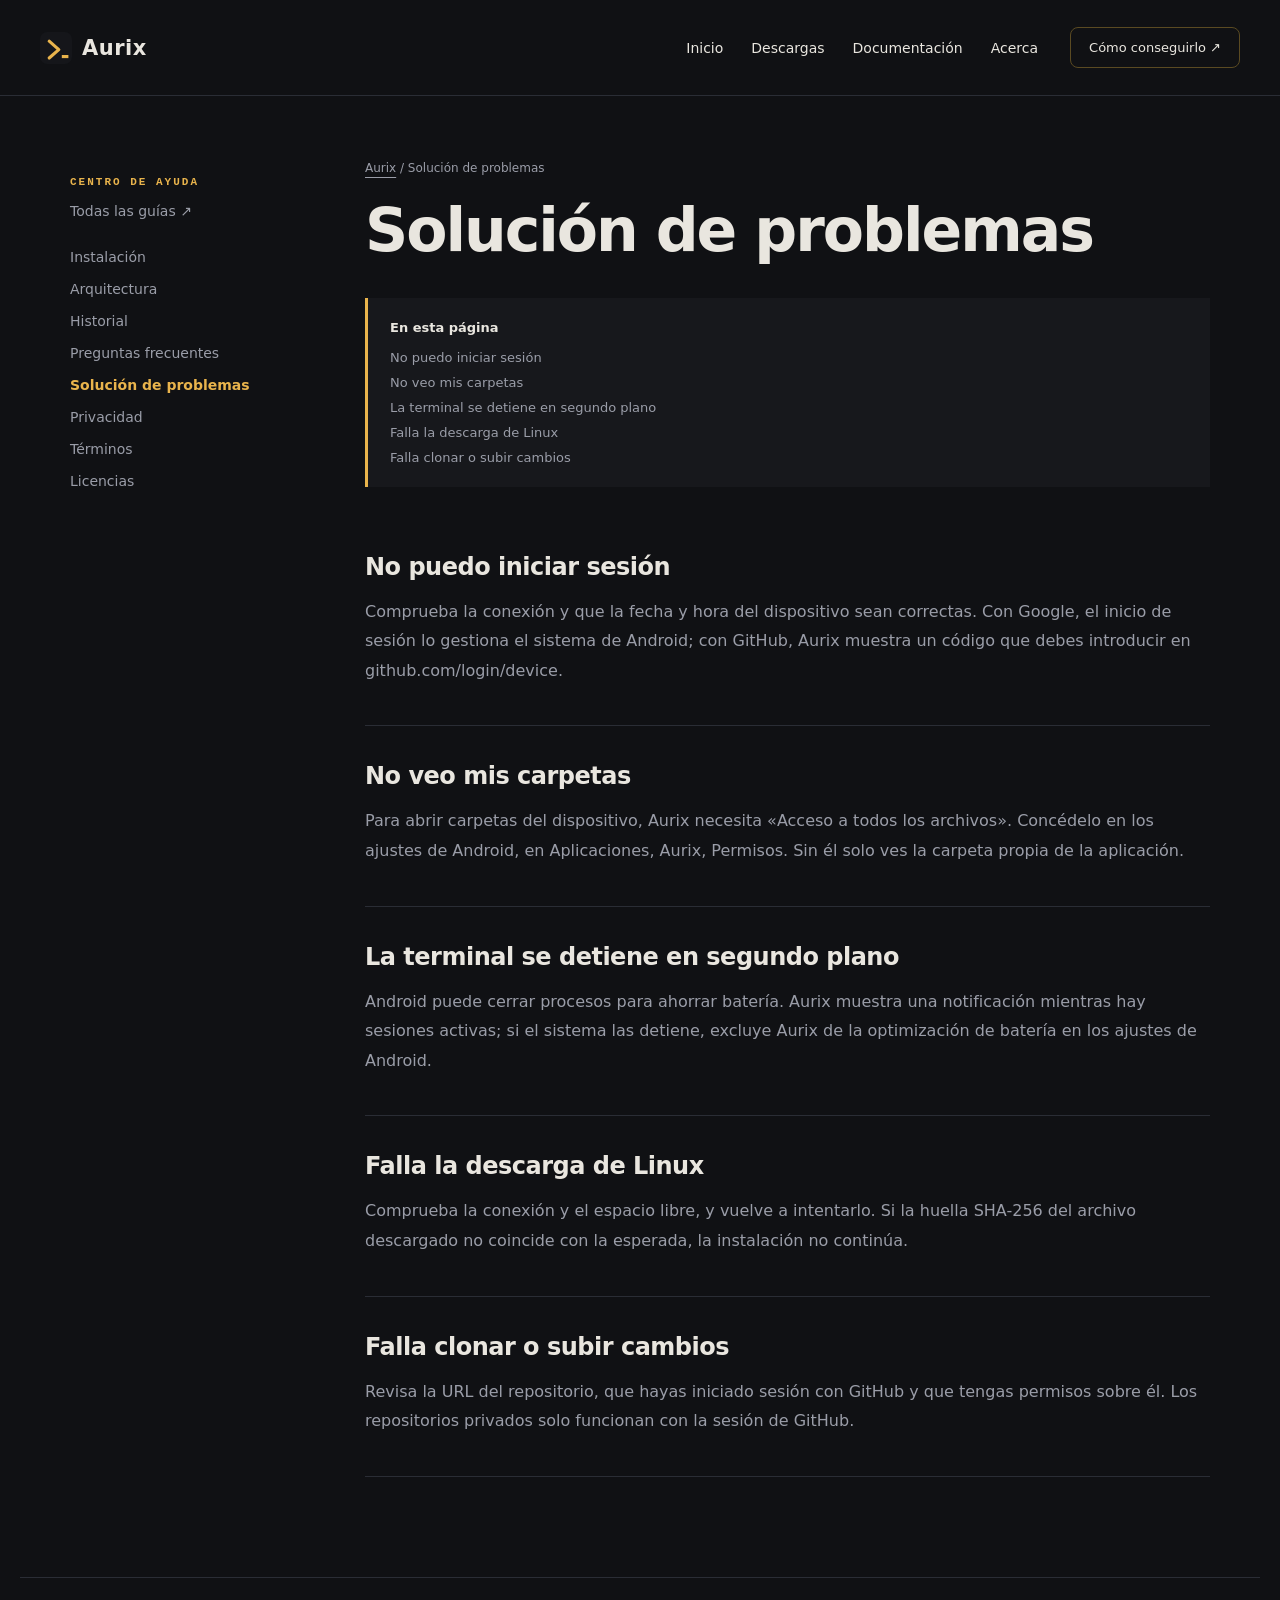
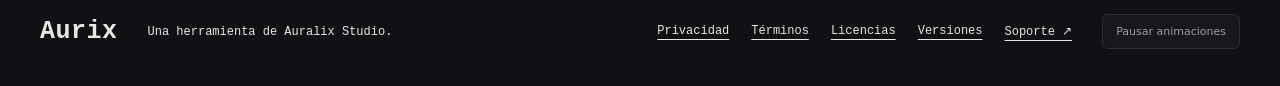
<file: troubleshoot.html>
<!doctype html><html lang="es"><head><meta charset="utf-8"><meta name="viewport" content="width=device-width,initial-scale=1"><meta name="description" content="Solución de problemas de Aurix. Guías, requisitos y recursos del proyecto."><meta name="theme-color" content="#101114"><meta property="og:title" content="Solución de problemas · Aurix"><meta property="og:description" content="Editor de código para Android con terminal, Git y resaltado para 33 lenguajes. Tu entorno de desarrollo, sin portátil."><meta property="og:type" content="website"><title>Solución de problemas · Aurix</title><link rel="icon" href="assets/mark.svg" type="image/svg+xml"><link rel="stylesheet" href="style.css"><script src="app.js" defer></script><script src="ui.js" defer></script></head><body data-repository="Auralix-Studio/aurix"><a class="skip" href="#content">Ir al contenido</a><header class="header"><a href="index.html" class="brand"><img src="assets/mark.svg" width="32" height="32" alt="">Aurix</a><button class="mobile-menu-btn" aria-label="Menú"><span class="menu-bar"></span><span class="menu-bar"></span><span class="menu-bar"></span></button><nav aria-label="Principal"><a href="index.html">Inicio</a><a href="downloads.html">Descargas</a><a href="docs.html">Documentación</a><a href="about.html">Acerca</a></nav><a class="header-cta" href="downloads.html">Cómo conseguirlo ↗</a></header><main id="content"><div class="doc-layout"><aside><p class="eyebrow">CENTRO DE AYUDA</p><a href="docs.html">Todas las guías ↗</a><nav aria-label="Guías"><a href="install.html" >Instalación</a><a href="architecture.html" >Arquitectura</a><a href="changelog.html" >Historial</a><a href="faq.html" >Preguntas frecuentes</a><a href="troubleshoot.html" aria-current="page">Solución de problemas</a><a href="privacy.html" >Privacidad</a><a href="terms.html" >Términos</a><a href="license.html" >Licencias</a></nav></aside><article><div class="breadcrumb"><a href="index.html">Aurix</a> / Solución de problemas</div><h1>Solución de problemas</h1><section class="article-section"><h2>No puedo iniciar sesión</h2><p>Comprueba la conexión y que la fecha y hora del dispositivo sean correctas. Con Google, el inicio de sesión lo gestiona el sistema de Android; con GitHub, Aurix muestra un código que debes introducir en github.com/login/device.</p></section><section class="article-section"><h2>No veo mis carpetas</h2><p>Para abrir carpetas del dispositivo, Aurix necesita «Acceso a todos los archivos». Concédelo en los ajustes de Android, en Aplicaciones, Aurix, Permisos. Sin él solo ves la carpeta propia de la aplicación.</p></section><section class="article-section"><h2>La terminal se detiene en segundo plano</h2><p>Android puede cerrar procesos para ahorrar batería. Aurix muestra una notificación mientras hay sesiones activas; si el sistema las detiene, excluye Aurix de la optimización de batería en los ajustes de Android.</p></section><section class="article-section"><h2>Falla la descarga de Linux</h2><p>Comprueba la conexión y el espacio libre, y vuelve a intentarlo. Si la huella SHA-256 del archivo descargado no coincide con la esperada, la instalación no continúa.</p></section><section class="article-section"><h2>Falla clonar o subir cambios</h2><p>Revisa la URL del repositorio, que hayas iniciado sesión con GitHub y que tengas permisos sobre él. Los repositorios privados solo funcionan con la sesión de GitHub.</p></section></article></div></main><footer class="footer"><a class="brand" href="index.html">Aurix</a><p>Una herramienta de Auralix Studio.</p><nav aria-label="Enlaces del pie"><a href="privacy.html">Privacidad</a><a href="terms.html">Términos</a><a href="license.html">Licencias</a><a href="changelog.html">Versiones</a><a href="https://github.com/Auralix-Studio/aurix/issues">Soporte ↗</a></nav></footer></body></html>
</file>
<file: style.css>
*{box-sizing:border-box}html{scroll-behavior:smooth}body{margin:0}a{color:inherit;text-underline-offset:5px}a:focus-visible,summary:focus-visible{outline:3px solid var(--accent);outline-offset:6px}img{max-width:100%}.skip{position:absolute;top:-100px;left:15px;z-index:9}.skip:focus{top:12px;background:var(--paper);padding:12px}.header{max-width:1320px;margin:auto;padding:27px 40px;display:flex;align-items:center;gap:32px}.brand{display:flex;align-items:center;gap:10px;text-decoration:none;font-weight:800;font-size:25px;letter-spacing:-1px}.header nav{display:flex;gap:28px;margin-left:auto}.header nav a{text-decoration:none;font-size:14px}.header nav a[aria-current]{font-weight:800;text-decoration:underline;text-decoration-thickness:2px}.header-cta{font-size:13px;text-decoration:none;padding:12px 18px;border:1px solid var(--line);border-radius:8px}.eyebrow{font:600 11px/1.7 system-ui;letter-spacing:2px}.lead{font-size:19px;line-height:1.65;max-width:570px}.actions{display:flex;align-items:center;gap:26px;flex-wrap:wrap}.button{display:inline-flex;align-items:center;gap:30px;padding:18px 25px;background:var(--accent);color:var(--button-text);text-decoration:none;font-size:14px;font-weight:700}.text-link{font-size:14px;line-height:1.8}.micro{font-size:10px;letter-spacing:2px;margin-top:28px}.footer{max-width:1240px;margin:75px auto 0;padding:35px 20px;border-top:1px solid var(--line);display:flex;align-items:center;gap:30px}.footer p{font-size:12px}.footer nav{margin-left:auto;display:flex;gap:22px;font-size:12px}.doc-layout{max-width:1200px;margin:65px auto 100px;padding:0 30px;display:grid;grid-template-columns:220px minmax(0,1fr);gap:75px}.doc-layout aside{font-size:14px;align-self:start;position:sticky;top:24px}.doc-layout aside nav{display:grid;gap:16px;margin-top:30px}.doc-layout aside a{text-decoration:none;color:var(--muted)}.doc-layout aside [aria-current]{color:var(--accent);font-weight:700}.breadcrumb{font-size:12px;color:var(--muted);margin-bottom:24px}.doc-layout h1{font-size:clamp(38px,5vw,60px);line-height:1.06;letter-spacing:-2px;margin:0 0 35px}.doc-layout p{line-height:1.85;color:var(--muted)}.article-section{padding:12px 0 24px;border-bottom:1px solid var(--line)}.article-section h2{font-size:24px;letter-spacing:-.5px;margin:24px 0 10px}.doc-grid{display:grid;grid-template-columns:1fr 1fr;gap:15px;margin-top:35px}.doc-card{text-decoration:none;padding:28px;border:1px solid var(--line);background:var(--panel)}.doc-card small{color:var(--accent)}.doc-card h2{font-size:22px;margin:22px 0}.doc-card span{font-size:13px}.release-panel{background:var(--panel);padding:30px;border:1px solid var(--line);margin:35px 0}.release-panel h2{font-size:23px;line-height:1.5}.assets{display:grid;gap:12px;margin:25px 0}.assets a{padding:16px;border:1px solid var(--line);border-radius:6px;overflow-wrap:anywhere;font-size:14px}pre{white-space:pre-wrap;overflow-wrap:anywhere;font:14px/1.8 system-ui;color:var(--muted)}.release-entry{padding:25px 0;border-bottom:1px solid var(--line)}.release-entry a{font-size:24px;font-weight:700}noscript{display:block;padding:15px}.doc-layout article{min-width:0}@media(max-width:950px){.header{padding:22px 24px;gap:18px}.header-cta{display:none}.doc-layout{gap:35px;grid-template-columns:180px minmax(0,1fr)}.footer{flex-wrap:wrap}.footer nav{margin-left:0}}@media(max-width:650px){.header{flex-wrap:wrap;padding:20px}.header nav{order:2;width:100%;margin:6px 0 0;justify-content:space-between;gap:12px}.header nav a{font-size:13px}.brand{font-size:23px}.doc-layout{display:flex;flex-direction:column;margin-top:30px;padding:0 20px;gap:35px}.doc-layout aside{position:static;width:100%}.doc-layout aside nav{display:flex;gap:18px;overflow-x:auto;padding:5px 0 15px;margin-top:15px}.doc-layout aside nav a{white-space:nowrap}.doc-grid{grid-template-columns:1fr}.footer{padding:25px 20px;gap:18px;margin-top:45px}.footer nav{flex-wrap:wrap}.lead{font-size:17px}.actions{gap:20px}.release-panel{padding:22px}}@media(prefers-reduced-motion:reduce){html{scroll-behavior:auto}}
[hidden]{display:none!important}.header{position:sticky;top:0;z-index:20;background:var(--paper);transition:box-shadow .25s ease,border-color .25s ease}.header.is-scrolled{box-shadow:0 8px 30px #00000012}.header nav a{position:relative}.header nav a:after{content:"";position:absolute;bottom:-7px;left:0;width:100%;height:2px;background:var(--accent);transform:scaleX(0);transform-origin:left;transition:transform .2s ease}.header nav a:hover:after{transform:scaleX(1)}.button,.header-cta,.doc-card,.feature{transition:translate .25s ease,box-shadow .25s ease,background .25s ease,border-color .25s ease}.button:hover{translate:0 -3px;box-shadow:0 8px 24px #0002}.button span{display:inline-block;transition:translate .2s}.button:hover span{translate:3px -3px}.doc-card:hover{translate:0 -4px;box-shadow:0 12px 30px #0001}.reading-progress{position:fixed;z-index:30;top:0;left:0;width:100%;height:3px;background:var(--accent);transform:scaleX(0);transform-origin:left;pointer-events:none}.back-top{position:fixed;bottom:24px;right:24px;z-index:25;border:1px solid var(--line);background:var(--accent);color:var(--button-text);border-radius:50%;width:44px;height:44px;font-size:24px;cursor:pointer;box-shadow:0 6px 24px #0002}.motion-control,.scene-control{border:1px solid var(--line);border-radius:6px;background:var(--panel);color:var(--muted);font:11px system-ui;padding:10px 13px;cursor:pointer}.motion-control:disabled{cursor:default;opacity:.75}.scene-control{position:absolute;bottom:70px;left:24px;background:#151419d9;border-color:#645248;color:#fff}.footer{flex-wrap:wrap}.doc-search{margin:30px 0}.doc-search label{display:block;font-weight:600;font-size:14px;margin-bottom:12px}.doc-search input{width:100%;padding:16px 18px;border:1px solid var(--line);border-radius:8px;background:var(--panel);color:var(--ink);font:16px system-ui;outline-offset:4px}.doc-search input:focus-visible{outline:2px solid var(--accent)}.search-status{font-size:13px;min-height:1.7em;margin:7px 0}.faq-item{padding:24px 0;border-bottom:1px solid var(--line)}.faq-item summary{cursor:pointer;font-size:21px;line-height:1.5;font-weight:600;padding-right:20px}.faq-item summary::marker{color:var(--accent)}.faq-item[open] p{animation:answer-in .25s ease-out}.on-this-page{display:grid;gap:10px;padding:22px;border-left:3px solid var(--accent);background:var(--panel);margin-bottom:30px;font-size:13px}.on-this-page strong{margin-bottom:5px}.on-this-page a{color:var(--muted);text-decoration:none}.on-this-page a:hover{color:var(--accent)}h2[id]{scroll-margin-top:140px}.checksum-helper{padding:20px 24px;border:1px solid var(--line);border-radius:8px;margin:24px 0}.checksum-helper p{margin-top:0;font-size:14px}.checksum-helper code{display:block;font-size:13px;overflow-wrap:anywhere;margin-bottom:15px}.checksum-helper button{padding:10px 14px;background:var(--accent);color:var(--button-text);border:0;border-radius:5px;cursor:pointer}.checksum-helper span{font-size:12px;margin-left:12px}.paper,.mk-story>div,.steps li,.help-band,.cinema,.feature,.flux-end,.doc-card,.article-section{transition:opacity .65s ease var(--reveal-delay,0ms),translate .65s cubic-bezier(.2,.65,.3,1) var(--reveal-delay,0ms)}.reveal-pending{opacity:0;translate:0 22px}.paper.reveal-pending{translate:none}.motion-paused *{animation-play-state:paused!important}@keyframes answer-in{from{opacity:0;translate:0 -5px}to{opacity:1;translate:0 0}}@media(hover:hover){.feature:hover{translate:0 -4px}}@media(max-width:650px){.back-top{right:16px;bottom:16px}.scene-control{font-size:9px;left:14px;bottom:96px;padding:7px 9px}.faq-item summary{font-size:18px}.header{position:relative}h2[id]{scroll-margin-top:25px}.checksum-helper{padding:18px}.footer .motion-control{margin-top:5px}}@media(prefers-reduced-motion:reduce){*,*:before,*:after{animation:none!important;transition:none!important;scroll-behavior:auto!important}.reveal-pending{opacity:1;translate:none}.reading-progress{transition:none}}@media print{.reveal-pending{opacity:1;translate:none}.back-top,.reading-progress,.motion-control,.scene-control{display:none!important}.header{position:static}}/* Flux: slow cinema lighting, a signal pulse and playback-inspired movement. */
.mobile-menu-btn{display:none;background:0 0;border:0;padding:8px;cursor:pointer;z-index:21}.menu-bar{display:block;width:24px;height:2px;background:var(--ink);margin:5px 0;transition:.3s}.nav-overlay{display:none;position:fixed;inset:0;background:#0009;opacity:0;transition:opacity .3s;z-index:19}.nav-drawer-header{display:none}@media(max-width:950px){.mobile-menu-btn{display:block}.header nav{position:fixed;top:0;right:0;width:280px;height:100vh;background:var(--paper);flex-direction:column;padding:24px;translate:100% 0;transition:translate .3s ease;z-index:20;margin:0;gap:20px}.header nav.nav-open{translate:0 0}.nav-drawer-header{display:flex;justify-content:space-between;align-items:center;width:100%;margin-bottom:20px;border-bottom:1px solid var(--line);padding-bottom:15px}.nav-close-btn{background:0 0;border:0;font-size:24px;cursor:pointer;color:var(--ink)}.mobile-menu-btn.open .menu-bar:nth-child(1){transform:translateY(7px) rotate(45deg)}.mobile-menu-btn.open .menu-bar:nth-child(2){opacity:0}.mobile-menu-btn.open .menu-bar:nth-child(3){transform:translateY(-7px) rotate(-45deg)}}
.btn-meta{font-weight:400;font-size:12px;opacity:.8;display:block;margin-top:2px}
.table-wrap{overflow-x:auto;margin:1.5rem 0;border:1px solid var(--line);border-radius:12px;background:var(--panel)}table{width:100%;border-collapse:collapse;font-size:14px}th,td{text-align:left;padding:14px 18px;border-bottom:1px solid var(--line);vertical-align:middle}tr:last-child td{border-bottom:none}th{font-weight:600;font-size:12px;text-transform:uppercase;letter-spacing:1px;color:var(--muted)}.file{font-family:monospace;font-size:13px}.size{color:var(--muted)}

/* Aurix: Noche (fondo casi negro, ámbar #E9B44C). Colores de sintaxis de la paleta Noche de la app. */
:root{color-scheme:dark;--paper:#101114;--panel:#17181C;--ink:#E9E6DF;--muted:#9A9DA8;--accent:#E9B44C;--button-text:#1A1406;--line:#2A2D35;--syn-k:#FF8A78;--syn-s:#86D9B5;--syn-f:#E9B44C;--syn-t:#8FA8FF;--syn-c:#7A7F8C;--mono:ui-monospace,"Cascadia Mono","SF Mono",Menlo,Consolas,monospace}
body{background:var(--paper);color:var(--ink);font-family:system-ui,-apple-system,"Segoe UI",Roboto,sans-serif}
.header{border-bottom:1px solid var(--line)}
.header .brand{font-size:21px;letter-spacing:.5px}
.header-cta{border-color:#5a4a22}
.eyebrow{font-family:var(--mono);color:var(--accent)}
.button{border-radius:8px}
.doc-layout h1{font-weight:650}
.doc-layout aside .eyebrow{color:var(--accent)}
.footer{font-family:var(--mono)}
.footer .brand{letter-spacing:.5px}
.doc-card{border-radius:10px}
.doc-card:hover{border-color:var(--accent)}
.lang-title{font-size:30px;margin-top:60px;padding-top:30px;border-top:1px solid var(--line)}
.release-panel{border-radius:10px}

/* Portada */
.ax-hero{max-width:1200px;margin:0 auto;padding:70px 30px 45px;display:grid;grid-template-columns:minmax(0,1fr) minmax(0,1.05fr);gap:56px;align-items:center}
.ax-hero h1{font-size:clamp(46px,5.6vw,80px);font-weight:650;line-height:1.02;letter-spacing:-3px;margin:22px 0 26px}
.ax-hero h1 span{color:var(--accent)}
.ax-hero .lead{color:var(--muted);font-size:18px}
.ax-hero .actions{margin-top:30px}
.ax-hero .micro{font-family:var(--mono);color:var(--muted);line-height:1.8}
.ide{position:relative;border:1px solid var(--line);border-radius:14px;background:#0B0C0E;overflow:hidden;box-shadow:0 30px 80px #000a,0 0 0 1px #e9b44c14}
.ide-tabs{display:flex;background:var(--panel);border-bottom:1px solid var(--line);font:12px var(--mono);overflow:hidden}
.ide-tabs span{padding:12px 16px;color:var(--muted);position:relative;white-space:nowrap}
.ide-tabs .on{color:var(--ink)}
.ide-tabs .on:after{content:"";position:absolute;left:0;right:0;bottom:0;height:2px;background:var(--accent)}
.ide-tabs i{display:inline-block;width:6px;height:6px;border-radius:50%;background:var(--accent);margin-left:8px;vertical-align:1px}
.ide-code{padding:18px 0;font:13px/1.95 var(--mono);overflow-x:auto}
.ln{display:flex;gap:18px;padding:0 18px;min-width:max-content}
.ln b{color:#555a66;font-weight:400;width:1.4em;text-align:right;user-select:none}
.ln code{white-space:pre;font:inherit;color:var(--ink)}
.ide .k{color:var(--syn-k)}.ide .s{color:var(--syn-s)}.ide .f{color:var(--syn-f)}.ide .t{color:var(--syn-t)}.ide .c{color:var(--syn-c)}
.ide-term{border-top:1px solid var(--line);padding:15px 18px 62px;font:12.5px/1.7 var(--mono);background:var(--panel);overflow-wrap:anywhere}
.ide-term .p{color:var(--syn-s)}
.cursor{display:inline-block;width:8px;height:15px;background:var(--accent);margin-left:3px;vertical-align:-3px;animation:ax-blink 1.1s steps(1) infinite}
.orb{position:absolute;right:16px;bottom:16px;width:52px;height:52px;border-radius:50%;background:var(--accent);color:#1A1406;display:grid;place-items:center;box-shadow:0 8px 26px #0008}
@keyframes ax-blink{50%{opacity:0}}
.ax-hero h1,.ax-hero .lead,.ax-hero .actions{animation:ax-arrive .9s cubic-bezier(.2,.65,.3,1) both}
.ax-hero .lead{animation-delay:.1s}.ax-hero .actions{animation-delay:.2s}
@keyframes ax-arrive{from{opacity:0;translate:0 20px}to{opacity:1;translate:0 0}}

.ax-features{max-width:1200px;margin:0 auto;padding:75px 25px;display:grid;grid-template-columns:repeat(3,1fr);gap:44px 40px}
.ax-features>div{grid-column:1/-1}
.ax-features h2,.ax-end h2,.ax-status h2{font-size:clamp(36px,4.4vw,58px);line-height:1.1;font-weight:650;letter-spacing:-2px;margin:18px 0}
.feature{border-top:1px solid var(--line);padding-top:25px;text-decoration:none}
.feature>span{font:11px var(--mono);letter-spacing:2px;color:var(--accent)}
.feature h3{font-size:24px;font-weight:600;line-height:1.25;margin:16px 0 12px}
.feature p{font-size:15px;line-height:1.8;color:var(--muted)}
.feature b{font-size:12px;font-weight:600;font-family:var(--mono)}
.feature:hover{border-color:var(--accent)}
.ax-status{max-width:1200px;margin:0 auto;padding:30px 25px 75px;display:grid;grid-template-columns:1fr 1fr;gap:50px;align-items:start}
.ax-status ul{list-style:none;margin:0;padding:0;border-left:3px solid var(--accent);background:var(--panel)}
.ax-status li{padding:22px 26px;border-bottom:1px solid var(--line);display:grid;gap:6px}
.ax-status li:last-child{border-bottom:0}
.ax-status li span{color:var(--muted);font-size:14px;line-height:1.6}
.ax-end{padding:60px 30px 80px;text-align:center;background:radial-gradient(ellipse at 50% 100%,#3a2e12,transparent 65%);border-top:1px solid var(--line)}
.ax-end .button{margin:20px}
.ax-end .text-link{display:block}

@media(max-width:950px){.ax-hero{grid-template-columns:1fr;gap:44px;padding-top:50px}.ax-status{grid-template-columns:1fr;gap:30px}.ax-features{grid-template-columns:1fr 1fr}}
@media(max-width:650px){.ax-hero{padding:38px 20px 30px}.ax-hero h1{font-size:50px;letter-spacing:-2px}.ide-code{font-size:11.5px}.ax-features{grid-template-columns:1fr;padding:50px 22px;gap:35px}.ax-features h2,.ax-status h2,.ax-end h2{font-size:40px}.ax-status{padding:10px 22px 50px}.ax-end{padding:40px 20px 60px}}
@media(prefers-reduced-motion:reduce){.ax-hero h1,.ax-hero .lead,.ax-hero .actions{animation:none}}
.article-section ul{margin:0 0 1em;padding-left:1.3em;color:var(--muted)}.article-section li{line-height:1.8;margin:.35em 0}.article-section li::marker{color:var(--accent)}
</file>
